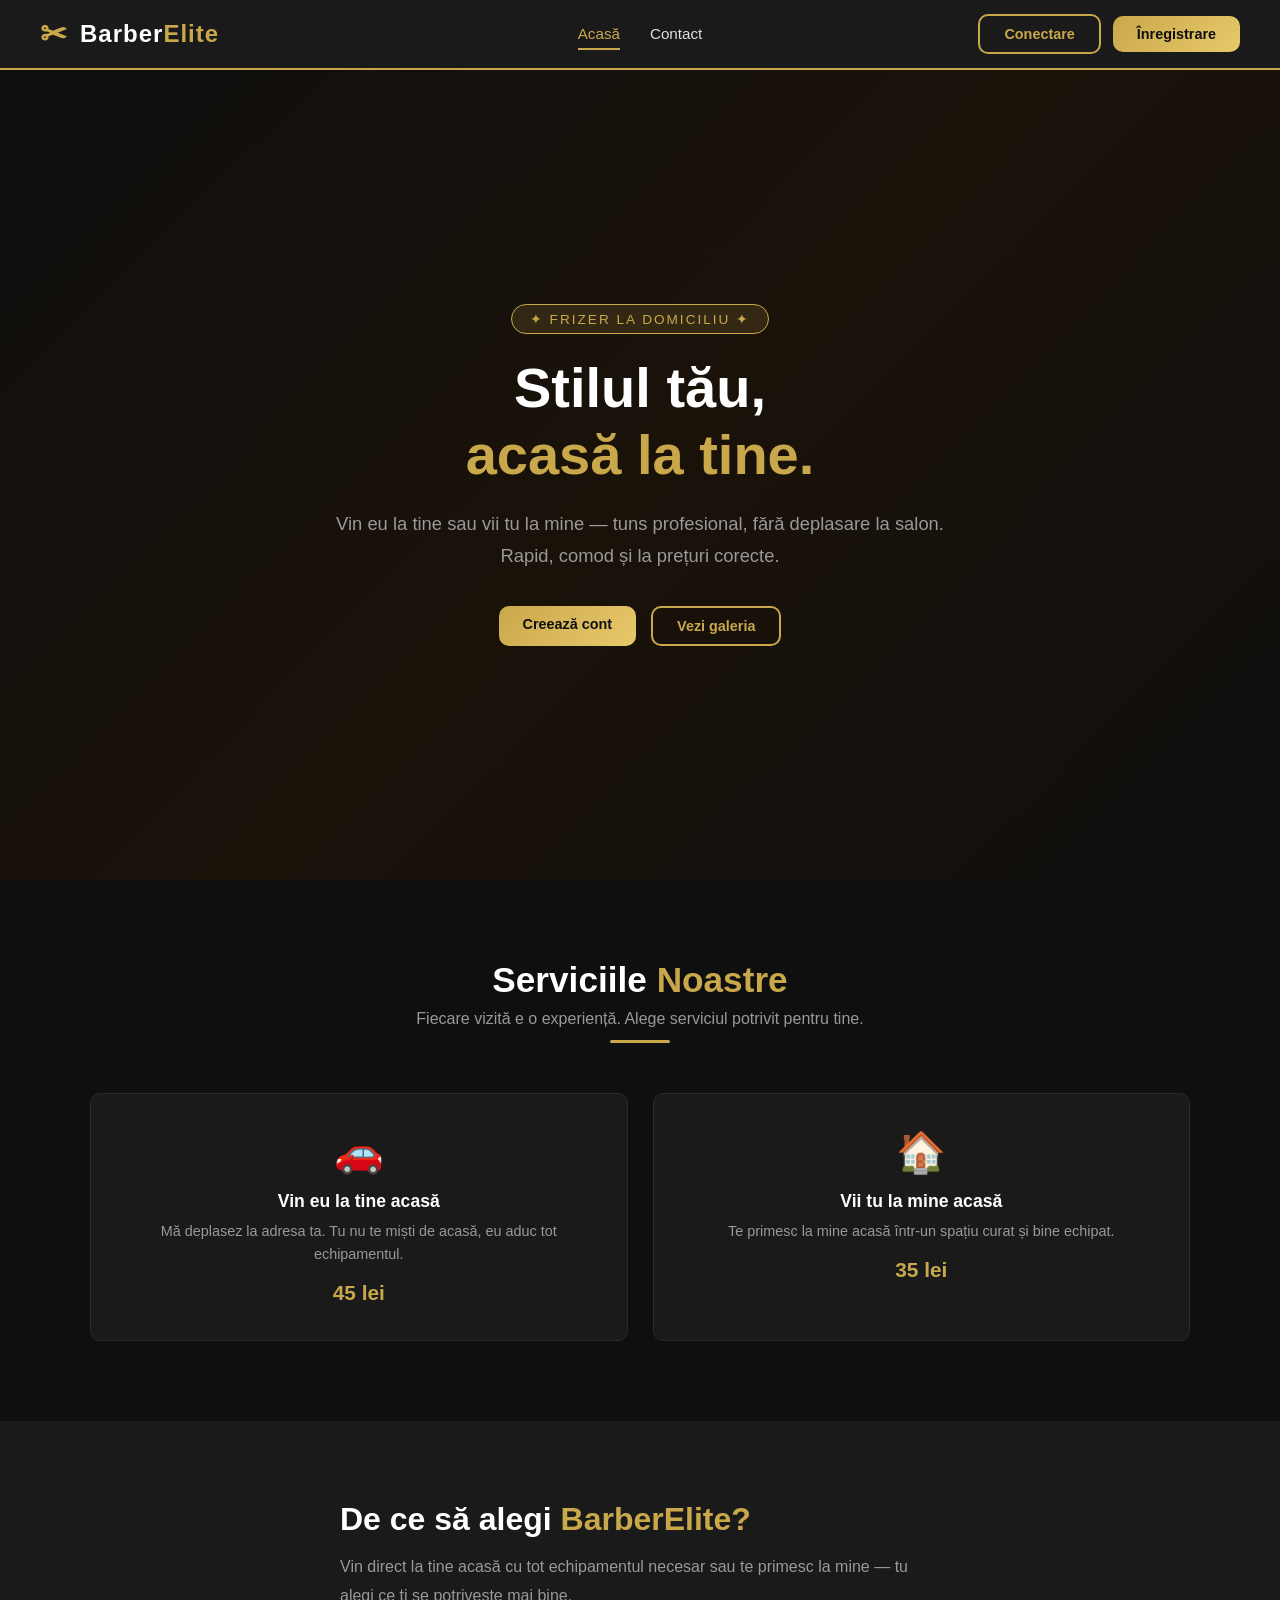
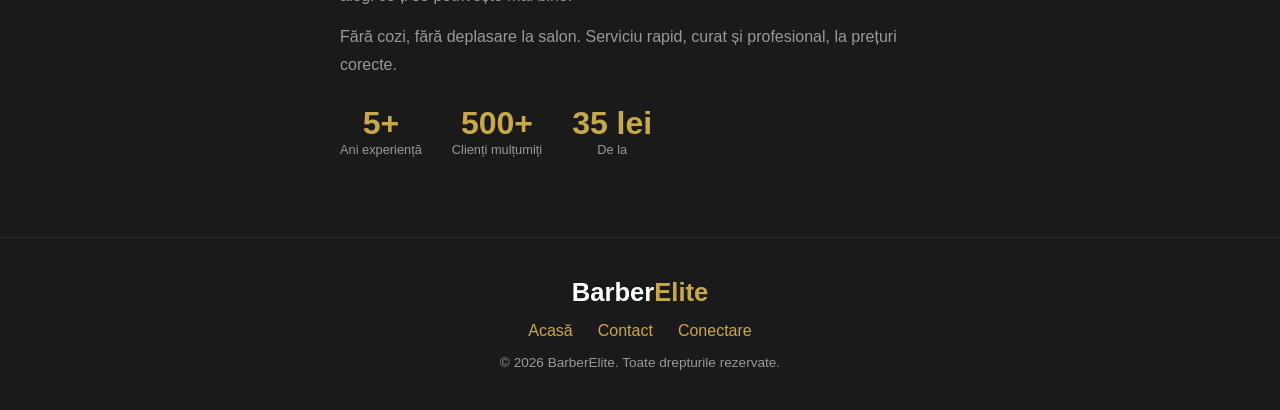
<file: index.html>
<!DOCTYPE html>
<html lang="ro">
<head>
  <meta charset="UTF-8" />
  <meta name="viewport" content="width=device-width, initial-scale=1.0"/>
  <title>BarberElite – Frizerie Premium</title>
  <link rel="stylesheet" href="css/style.css"/>
</head>
<body>

<!-- NAVBAR -->
<nav>
  <div class="nav-logo">
    <span class="scissors">✂</span>
    <span>Barber<em>Elite</em></span>
  </div>
  <ul class="nav-links">
    <li><a href="index.html" class="active">Acasă</a></li>
    <li><a href="contact.html">Contact</a></li>
  </ul>
  <div class="nav-auth" id="nav-auth">
    <a href="login.html" class="btn btn-outline">Conectare</a>
    <a href="register.html" class="btn btn-gold">Înregistrare</a>
  </div>
</nav>

<!-- HERO -->
<section class="hero">
  <div class="hero-content">
    <div class="hero-badge">✦ Frizer la Domiciliu ✦</div>
    <h1>Stilul tău,<br/><span>acasă la tine.</span></h1>
    <p>Vin eu la tine sau vii tu la mine — tuns profesional, fără deplasare la salon. Rapid, comod și la prețuri corecte.</p>
    <div class="hero-btns">
      <a href="register.html" class="btn btn-gold">Creează cont</a>
      <a href="galerie.html" class="btn btn-outline">Vezi galeria</a>
    </div>
  </div>
</section>

<!-- SERVICII -->
<section id="servicii">
  <div class="section-title">
    <h2>Serviciile <span>Noastre</span></h2>
    <p>Fiecare vizită e o experiență. Alege serviciul potrivit pentru tine.</p>
    <div class="gold-line"></div>
  </div>
  <div class="services-grid">
    <div class="service-card">
      <div class="service-icon">🚗</div>
      <h3>Vin eu la tine acasă</h3>
      <p>Mă deplasez la adresa ta. Tu nu te miști de acasă, eu aduc tot echipamentul.</p>
      <div class="service-price">45 lei</div>
    </div>
    <div class="service-card">
      <div class="service-icon">🏠</div>
      <h3>Vii tu la mine acasă</h3>
      <p>Te primesc la mine acasă într-un spațiu curat și bine echipat.</p>
      <div class="service-price">35 lei</div>
    </div>
  </div>
</section>

<!-- DESPRE NOI -->
<section class="about-section">
  <div class="about-inner" style="justify-content:center;">
    <div class="about-text" style="max-width:600px;">
      <h2>De ce să alegi <span>BarberElite?</span></h2>
      <p>Vin direct la tine acasă cu tot echipamentul necesar sau te primesc la mine — tu alegi ce ți se potrivește mai bine.</p>
      <p>Fără cozi, fără deplasare la salon. Serviciu rapid, curat și profesional, la prețuri corecte.</p>
      <div class="about-stats">
        <div class="stat">
          <div class="stat-num">5+</div>
          <div class="stat-label">Ani experiență</div>
        </div>
        <div class="stat">
          <div class="stat-num">500+</div>
          <div class="stat-label">Clienți mulțumiți</div>
        </div>
        <div class="stat">
          <div class="stat-num">35 lei</div>
          <div class="stat-label">De la</div>
        </div>
      </div>
    </div>
  </div>
</section>

<!-- GALERIE PREVIEW - activează după ce adaugi pozele în images/ -->
<!--
<section>
  <div class="section-title">
    <h2>Din <span>Galerie</span></h2>
    <p>Câteva din lucrările mele recente.</p>
    <div class="gold-line"></div>
  </div>
  <div class="gallery-grid">
    <div class="gallery-item">
      <img src="images/poza1.jpg" alt="Lucrare 1"/>
      <div class="gallery-overlay"><span>🔍</span></div>
    </div>
    <div class="gallery-item">
      <img src="images/poza2.jpg" alt="Lucrare 2"/>
      <div class="gallery-overlay"><span>🔍</span></div>
    </div>
    <div class="gallery-item">
      <img src="images/poza3.jpg" alt="Lucrare 3"/>
      <div class="gallery-overlay"><span>🔍</span></div>
    </div>
    <div class="gallery-item">
      <img src="images/poza4.jpg" alt="Lucrare 4"/>
      <div class="gallery-overlay"><span>🔍</span></div>
    </div>
  </div>
  <div style="text-align:center; margin-top:35px;">
    <a href="galerie.html" class="btn btn-outline">Vezi toate fotografiile</a>
  </div>
</section>
-->

<!-- FOOTER -->
<footer>
  <div class="footer-inner">
    <div class="footer-logo">Barber<span>Elite</span></div>
    <ul class="footer-links">
      <li><a href="index.html">Acasă</a></li>
    <li><a href="contact.html">Contact</a></li>
      <li><a href="login.html">Conectare</a></li>
    </ul>
    <p>© 2026 BarberElite. Toate drepturile rezervate.</p>
  </div>
</footer>

<script src="js/auth.js"></script>
<script>
  // Ascunde complet imaginile care nu se încarcă
  document.querySelectorAll('.gallery-item img, .about-img-frame img').forEach(img => {
    img.addEventListener('error', function() {
      this.closest('.gallery-item, .about-img-frame') && (this.closest('.gallery-item, .about-img-frame').style.display = 'none');
    });
  });

  // ===== BUTON ADMIN - vizibil doar pentru emailurile de mai jos =====
  const ADMIN_EMAILS = [
    'petrunicuta8@gmail.com',  // lucii
    'aici pui email'           // Denis
  ];

  const session = getSession();
  if (session && ADMIN_EMAILS.includes(session.email)) {
    const adminBtn = document.createElement('a');
    adminBtn.href = 'admin.html';
    adminBtn.className = 'btn btn-gold';
    adminBtn.style.cssText = 'font-size:0.82rem; padding:8px 16px; background:linear-gradient(135deg,#c9a84c,#e8c96a);';
    adminBtn.textContent = '🛡 Conectare Admin';
    document.getElementById('nav-auth').prepend(adminBtn);
  }
</script>
</html>
</file>
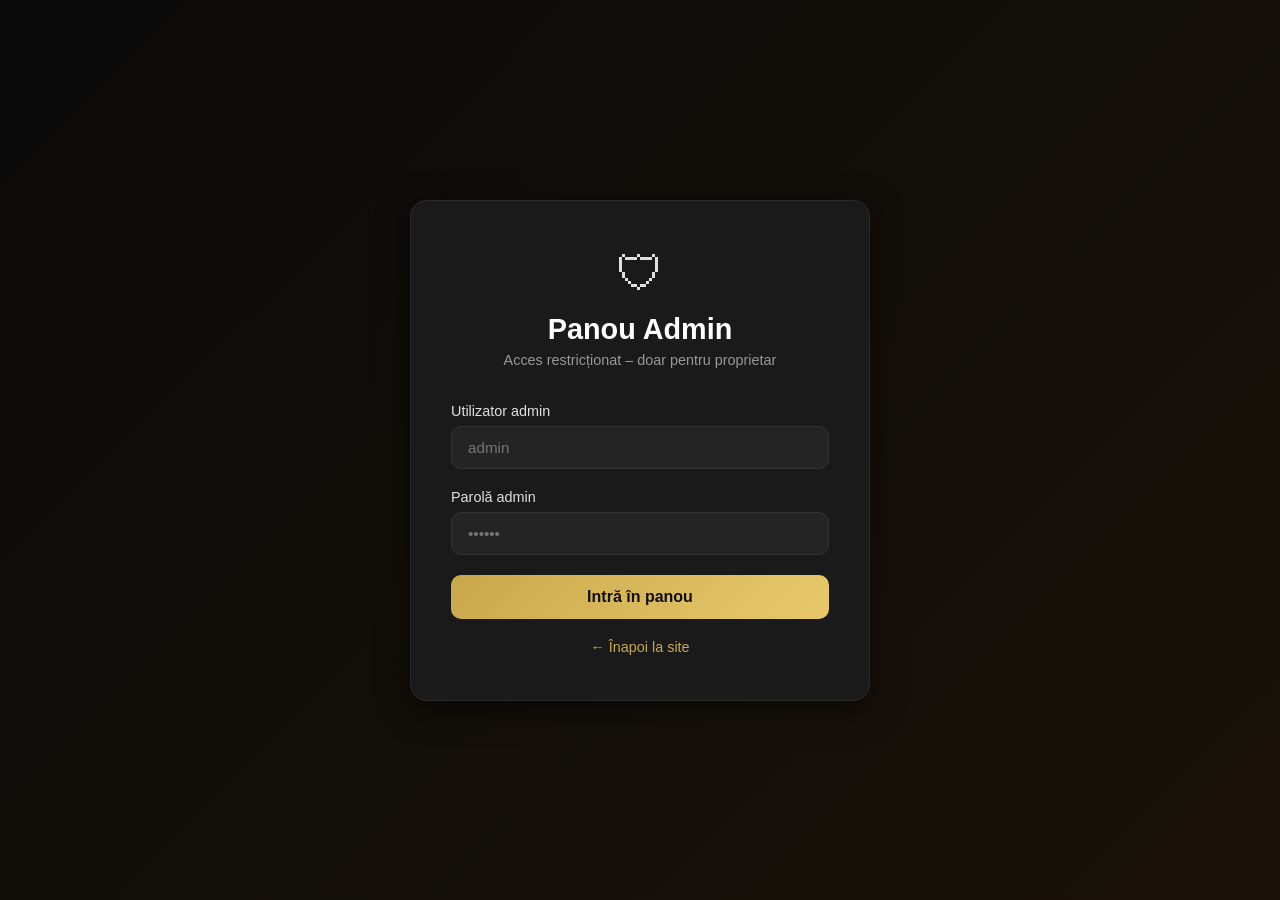
<file: admin.html>
<!DOCTYPE html>
<html lang="ro">
<head>
  <meta charset="UTF-8" />
  <meta name="viewport" content="width=device-width, initial-scale=1.0"/>
  <title>Admin – BarberElite</title>
  <link rel="stylesheet" href="css/style.css"/>
  <style>
    /* ===== ADMIN LOGIN ===== */
    .admin-login-page {
      min-height: 100vh;
      display: flex;
      align-items: center;
      justify-content: center;
      background: linear-gradient(135deg, #0a0a0a, #1a1209);
    }

    /* ===== ADMIN PANEL ===== */
    .admin-panel { display: none; }

    .admin-topbar {
      background: var(--dark2);
      border-bottom: 2px solid var(--gold);
      padding: 0 40px;
      height: 65px;
      display: flex;
      align-items: center;
      justify-content: space-between;
    }

    .admin-topbar-logo {
      font-size: 1.2rem;
      font-weight: 700;
      color: var(--white);
    }

    .admin-topbar-logo span { color: var(--gold); }
    .admin-badge {
      background: rgba(201,168,76,0.15);
      border: 1px solid var(--gold);
      color: var(--gold);
      padding: 4px 12px;
      border-radius: 50px;
      font-size: 0.78rem;
      font-weight: 600;
      letter-spacing: 1px;
    }

    .admin-body {
      display: grid;
      grid-template-columns: 220px 1fr;
      min-height: calc(100vh - 65px);
    }

    /* sidebar */
    .admin-sidebar {
      background: var(--dark2);
      border-right: 1px solid #2a2a2a;
      padding: 25px 0;
    }

    .sidebar-menu { list-style: none; }

    .sidebar-menu li a {
      display: flex;
      align-items: center;
      gap: 12px;
      padding: 13px 25px;
      color: var(--text-muted);
      font-size: 0.92rem;
      transition: all 0.2s;
      border-left: 3px solid transparent;
    }

    .sidebar-menu li a:hover,
    .sidebar-menu li a.active {
      color: var(--gold);
      background: rgba(201,168,76,0.07);
      border-left-color: var(--gold);
    }

    .sidebar-menu li a .icon { font-size: 1.1rem; width: 22px; text-align: center; }

    /* main content */
    .admin-main { padding: 35px 40px; overflow-y: auto; }

    .admin-page { display: none; }
    .admin-page.active { display: block; }

    /* stat cards */
    .stat-cards {
      display: grid;
      grid-template-columns: repeat(auto-fit, minmax(180px, 1fr));
      gap: 20px;
      margin-bottom: 35px;
    }

    .stat-card {
      background: var(--dark2);
      border: 1px solid #2a2a2a;
      border-radius: var(--radius);
      padding: 25px;
      position: relative;
      overflow: hidden;
    }

    .stat-card::after {
      content: '';
      position: absolute;
      bottom: 0; left: 0; right: 0;
      height: 3px;
      background: linear-gradient(90deg, var(--gold), var(--gold-light));
    }

    .stat-card .sc-icon { font-size: 2rem; margin-bottom: 10px; }
    .stat-card .sc-num  { font-size: 2.2rem; font-weight: 800; color: var(--gold); }
    .stat-card .sc-label { color: var(--text-muted); font-size: 0.85rem; margin-top: 4px; }

    /* tables */
    .admin-table-wrap {
      background: var(--dark2);
      border: 1px solid #2a2a2a;
      border-radius: var(--radius);
      overflow: hidden;
    }

    .admin-table-header {
      padding: 18px 25px;
      border-bottom: 1px solid #2a2a2a;
      display: flex;
      align-items: center;
      justify-content: space-between;
    }

    .admin-table-header h3 { color: var(--white); font-size: 1rem; }

    .search-box {
      background: var(--dark3);
      border: 1px solid #333;
      border-radius: var(--radius);
      padding: 7px 14px;
      color: var(--text);
      font-size: 0.85rem;
      outline: none;
      width: 200px;
      transition: border-color 0.3s;
    }

    .search-box:focus { border-color: var(--gold); }

    table {
      width: 100%;
      border-collapse: collapse;
    }

    thead tr { background: rgba(201,168,76,0.07); }
    thead th {
      padding: 12px 20px;
      text-align: left;
      color: var(--gold);
      font-size: 0.82rem;
      font-weight: 600;
      letter-spacing: 0.5px;
      text-transform: uppercase;
    }

    tbody tr {
      border-top: 1px solid #1e1e1e;
      transition: background 0.2s;
    }

    tbody tr:hover { background: rgba(255,255,255,0.03); }

    tbody td {
      padding: 13px 20px;
      color: var(--text);
      font-size: 0.88rem;
      vertical-align: middle;
    }

    .td-muted { color: var(--text-muted); }

    .badge {
      display: inline-block;
      padding: 3px 10px;
      border-radius: 50px;
      font-size: 0.75rem;
      font-weight: 600;
    }

    .badge-new     { background: rgba(92,184,92,0.15);  color: #5cb85c; border: 1px solid #5cb85c; }
    .badge-citit   { background: rgba(153,153,153,0.1); color: #999;    border: 1px solid #555; }
    .badge-admin   { background: rgba(201,168,76,0.15); color: var(--gold); border: 1px solid var(--gold); }
    .badge-user    { background: rgba(100,149,237,0.1); color: cornflowerblue; border: 1px solid cornflowerblue; }

    .btn-icon {
      background: transparent;
      border: 1px solid #333;
      border-radius: 6px;
      padding: 5px 10px;
      color: var(--text-muted);
      cursor: pointer;
      font-size: 0.85rem;
      transition: all 0.2s;
    }

    .btn-icon:hover { border-color: var(--danger); color: var(--danger); }

    /* mesaj expandat */
    .msg-expand {
      background: var(--dark3);
      border: 1px solid #2a2a2a;
      border-radius: var(--radius);
      padding: 15px;
      margin-top: 8px;
      font-size: 0.85rem;
      color: var(--text-muted);
      line-height: 1.6;
      display: none;
    }

    .empty-state {
      text-align: center;
      padding: 50px 20px;
      color: var(--text-muted);
    }

    .empty-state .e-icon { font-size: 3rem; margin-bottom: 12px; }

    /* setari */
    .settings-card {
      background: var(--dark2);
      border: 1px solid #2a2a2a;
      border-radius: var(--radius);
      padding: 30px;
      margin-bottom: 20px;
      max-width: 500px;
    }

    .settings-card h3 { color: var(--white); margin-bottom: 20px; font-size: 1rem; }

    @media (max-width: 768px) {
      .admin-body { grid-template-columns: 1fr; }
      .admin-sidebar { display: none; }
      .admin-main { padding: 20px; }
    }
  </style>
</head>
<body>

<!-- ===== LOGIN ADMIN ===== -->
<div class="admin-login-page" id="admin-login-page">
  <div class="form-card">
    <div class="form-card-header">
      <div class="form-icon">🛡</div>
      <h2>Panou Admin</h2>
      <p>Acces restricționat – doar pentru proprietar</p>
    </div>

    <div class="alert alert-error" id="admin-alert"></div>

    <form id="admin-login-form">
      <div class="form-group">
        <label for="admin-user">Utilizator admin</label>
        <input type="text" id="admin-user" placeholder="admin" required />
      </div>
      <div class="form-group">
        <label for="admin-pass">Parolă admin</label>
        <input type="password" id="admin-pass" placeholder="••••••" required />
      </div>
      <button type="submit" class="btn btn-gold btn-full">Intră în panou</button>
    </form>

    <div class="form-footer">
      <a href="index.html">← Înapoi la site</a>
    </div>
  </div>
</div>

<!-- ===== PANOUL ADMIN ===== -->
<div class="admin-panel" id="admin-panel">

  <!-- Top bar -->
  <div class="admin-topbar">
    <div class="admin-topbar-logo">Barber<span>Elite</span> &nbsp;<span class="admin-badge">ADMIN</span></div>
    <div style="display:flex; gap:12px; align-items:center;">
      <span style="color:var(--text-muted); font-size:0.85rem;" id="admin-welcome"></span>
      <button class="btn btn-danger" style="padding:7px 16px; font-size:0.82rem;" onclick="adminLogout()">Deconectare</button>
    </div>
  </div>

  <div class="admin-body">

    <!-- Sidebar -->
    <aside class="admin-sidebar">
      <ul class="sidebar-menu">
        <li><a href="#" class="active" onclick="showPage('dashboard', this)"><span class="icon">📊</span> Dashboard</a></li>
        <li><a href="#" onclick="showPage('mesaje', this)"><span class="icon">✉</span> Mesaje <span id="mesaje-badge" style="margin-left:auto; background:var(--danger); color:white; padding:2px 7px; border-radius:50px; font-size:0.75rem;"></span></a></li>
        <li><a href="#" onclick="showPage('utilizatori', this)"><span class="icon">👥</span> Utilizatori</a></li>
        <li><a href="#" onclick="showPage('setari', this)"><span class="icon">⚙</span> Setări</a></li>
        <li style="margin-top:auto; padding-top:30px;">
          <a href="index.html" style="margin-top:20px;"><span class="icon">🌐</span> Vezi site-ul</a>
        </li>
      </ul>
    </aside>

    <!-- Main -->
    <main class="admin-main">

      <!-- DASHBOARD -->
      <div class="admin-page active" id="page-dashboard">
        <h2 style="color:var(--white); margin-bottom:25px;">Bun venit în panou, <span style="color:var(--gold)" id="dash-name"></span> 👋</h2>

        <div class="stat-cards" id="stat-cards">
          <!-- generate din JS -->
        </div>

        <div class="admin-table-wrap">
          <div class="admin-table-header">
            <h3>📨 Ultimele mesaje</h3>
            <a href="#" onclick="showPage('mesaje', null)" style="font-size:0.85rem;">Vezi toate →</a>
          </div>
          <div id="dash-mesaje-table"></div>
        </div>
      </div>

      <!-- MESAJE -->
      <div class="admin-page" id="page-mesaje">
        <div style="display:flex; align-items:center; justify-content:space-between; margin-bottom:25px;">
          <h2 style="color:var(--white);">✉ Mesaje primite</h2>
          <button class="btn btn-danger" style="font-size:0.82rem; padding:8px 16px;" onclick="stergeToateMesajele()">🗑 Șterge toate</button>
        </div>
        <div class="admin-table-wrap">
          <div class="admin-table-header">
            <h3>Toate mesajele</h3>
            <input class="search-box" type="text" placeholder="🔍 Caută..." oninput="cautaMesaje(this.value)" />
          </div>
          <div id="mesaje-table"></div>
        </div>
      </div>

      <!-- UTILIZATORI -->
      <div class="admin-page" id="page-utilizatori">
        <div style="display:flex; align-items:center; justify-content:space-between; margin-bottom:25px;">
          <h2 style="color:var(--white);">👥 Utilizatori înregistrați</h2>
          <button class="btn btn-danger" style="font-size:0.82rem; padding:8px 16px;" onclick="stergeToatiUtilizatorii()">🗑 Șterge toți</button>
        </div>
        <div class="admin-table-wrap">
          <div class="admin-table-header">
            <h3>Conturi create</h3>
            <input class="search-box" type="text" placeholder="🔍 Caută..." oninput="cautaUtilizatori(this.value)" />
          </div>
          <div id="utilizatori-table"></div>
        </div>
      </div>

      <!-- SETĂRI -->
      <div class="admin-page" id="page-setari">
        <h2 style="color:var(--white); margin-bottom:25px;">⚙ Setări admin</h2>

        <div class="settings-card">
          <h3>🔑 Schimbă parola admin</h3>
          <div class="alert alert-error"   id="set-alert-err"></div>
          <div class="alert alert-success" id="set-alert-ok"></div>
          <form id="change-pass-form">
            <div class="form-group">
              <label>Parola actuală</label>
              <input type="password" id="set-old-pass" placeholder="••••••" required />
            </div>
            <div class="form-group">
              <label>Parola nouă</label>
              <input type="password" id="set-new-pass" placeholder="Minim 4 caractere" required minlength="4" />
            </div>
            <button type="submit" class="btn btn-gold">Salvează parola</button>
          </form>
        </div>

        <div class="settings-card">
          <h3>📞 Informații contact</h3>
          <p style="color:var(--text-muted); font-size:0.88rem; line-height:1.7;">
            Telefon: <strong style="color:var(--white);">0721 000 000</strong><br/>
            Email: <strong style="color:var(--white);">contact@barberelite.ro</strong>
          </p>
        </div>

        <div class="settings-card">
          <h3>🗑 Resetare date</h3>
          <p style="color:var(--text-muted); font-size:0.85rem; margin-bottom:15px;">
            Șterge toate datele din localStorage (mesaje + conturi utilizatori).
          </p>
          <button class="btn btn-danger" onclick="resetareCompleta()">Resetare completă</button>
        </div>
      </div>

    </main>
  </div>
</div>

<script>
// ===== CONFIG ADMIN =====
const ADMIN_KEY   = 'barberelite_admin';
const MSGS_KEY    = 'barberelite_messages';
const USERS_KEY   = 'frizerie_users';
const ADMIN_SESSION_KEY = 'barberelite_admin_session';

let adminCreds = JSON.parse(localStorage.getItem(ADMIN_KEY) || '{"user":"admin","pass":"admin123"}');

// Verifică dacă admin e deja logat
function checkAdminSession() {
  return localStorage.getItem(ADMIN_SESSION_KEY) === 'true';
}

function setAdminSession() {
  localStorage.setItem(ADMIN_SESSION_KEY, 'true');
}

function clearAdminSession() {
  localStorage.removeItem(ADMIN_SESSION_KEY);
}

// ===== LOGIN =====
document.getElementById('admin-login-form').addEventListener('submit', function(e) {
  e.preventDefault();
  const u = document.getElementById('admin-user').value.trim();
  const p = document.getElementById('admin-pass').value;
  const alertEl = document.getElementById('admin-alert');
  alertEl.classList.remove('show');

  if (u === adminCreds.user && p === adminCreds.pass) {
    setAdminSession();
    showAdminPanel(u);
  } else {
    alertEl.textContent = 'Utilizator sau parolă incorectă.';
    alertEl.classList.add('show');
  }
});

function showAdminPanel(u) {
  document.getElementById('admin-login-page').style.display = 'none';
  document.getElementById('admin-panel').style.display = 'block';
  document.getElementById('admin-welcome').textContent = '👤 ' + u;
  document.getElementById('dash-name').textContent = u;
  loadDashboard();
}

function adminLogout() {
  clearAdminSession();
  document.getElementById('admin-login-page').style.display = 'flex';
  document.getElementById('admin-panel').style.display = 'none';
  document.getElementById('admin-login-form').reset();
}

// Auto-login dacă sesiunea e salvată
if (checkAdminSession()) {
  showAdminPanel(adminCreds.user);
}

// ===== NAVIGARE =====
function showPage(id, linkEl) {
  document.querySelectorAll('.admin-page').forEach(p => p.classList.remove('active'));
  document.getElementById('page-' + id).classList.add('active');
  if (linkEl) {
    document.querySelectorAll('.sidebar-menu a').forEach(a => a.classList.remove('active'));
    linkEl.classList.add('active');
  }
  if (id === 'mesaje')      renderMesaje();
  if (id === 'utilizatori') renderUtilizatori();
  if (id === 'dashboard')   loadDashboard();
}

// ===== MESAJE =====
function getMesaje() {
  return JSON.parse(localStorage.getItem(MSGS_KEY) || '[]');
}

function saveMesaje(msgs) {
  localStorage.setItem(MSGS_KEY, JSON.stringify(msgs));
}

function renderMesajeTable(msgs, containerId) {
  const el = document.getElementById(containerId);
  if (!msgs.length) {
    el.innerHTML = `<div class="empty-state"><div class="e-icon">📭</div><p>Niciun mesaj primit.</p></div>`;
    return;
  }
  el.innerHTML = `
    <table>
      <thead>
        <tr>
          <th>#</th>
          <th>Nume</th>
          <th>Email</th>
          <th>Subiect</th>
          <th>Data</th>
          <th>Status</th>
          <th>Acțiuni</th>
        </tr>
      </thead>
      <tbody>
        ${msgs.map((m, i) => `
          <tr style="cursor:pointer;" onclick="toggleMesaj('expand-${containerId}-${m.id}', ${m.id})">
            <td class="td-muted">${i + 1}</td>
            <td><strong>${m.nume}</strong></td>
            <td class="td-muted">${m.email}</td>
            <td>${m.subiect || '—'}</td>
            <td class="td-muted">${m.data}</td>
            <td><span class="badge ${m.citit ? 'badge-citit' : 'badge-new'}" id="badge-${containerId}-${m.id}">${m.citit ? 'Citit' : 'Nou'}</span></td>
            <td onclick="event.stopPropagation()" style="display:flex; gap:6px; flex-wrap:wrap;">
              <button class="btn-icon" onclick="toggleMesaj('expand-${containerId}-${m.id}', ${m.id})" title="Vezi / Ascunde mesajul">👁</button>
              <button class="btn-icon" onclick="marcheazaCitit(${m.id})" title="Marchează citit">✔</button>
              <button class="btn-icon" onclick="stergeMesaj(${m.id})" title="Șterge">🗑</button>
            </td>
          </tr>
          <tr id="expand-${containerId}-${m.id}" style="display:none; background:rgba(201,168,76,0.04);">
            <td colspan="7" style="padding:0 20px 15px 20px;">
              <div style="background:var(--dark3); border:1px solid #2a2a2a; border-radius:8px; padding:15px 18px; font-size:0.87rem; color:var(--text); line-height:1.8;">
                <div style="margin-bottom:6px;">📞 <span style="color:var(--text-muted);">Telefon:</span> <strong>${m.telefon || '—'}</strong></div>
                <div style="margin-bottom:6px;">📧 <span style="color:var(--text-muted);">Email:</span> <strong>${m.email}</strong></div>
                <div style="margin-bottom:6px;">🗂 <span style="color:var(--text-muted);">Subiect:</span> <strong>${m.subiect || '—'}</strong></div>
                <div style="border-top:1px solid #2a2a2a; margin-top:10px; padding-top:10px;">
                  💬 <span style="color:var(--text-muted);">Mesaj:</span><br/>
                  <span style="color:var(--white); display:block; margin-top:5px; white-space:pre-wrap;">${m.mesaj}</span>
                </div>
              </div>
            </td>
          </tr>
        `).join('')}
      </tbody>
    </table>
  `;
}

function renderMesaje(filtru = '') {
  let msgs = getMesaje();
  if (filtru) msgs = msgs.filter(m =>
    m.nume.toLowerCase().includes(filtru) ||
    m.email.toLowerCase().includes(filtru) ||
    (m.mesaj || '').toLowerCase().includes(filtru)
  );
  renderMesajeTable(msgs, 'mesaje-table');
}

function cautaMesaje(val) { renderMesaje(val.toLowerCase()); }

function toggleMesaj(expandId, msgId) {
  const row = document.getElementById(expandId);
  if (!row) return;
  const isOpen = row.style.display === 'table-row';
  row.style.display = isOpen ? 'none' : 'table-row';
  if (!isOpen && msgId) marcheazaCitit(msgId);
}

function marcheazaCitit(id) {
  const msgs = getMesaje();
  const m = msgs.find(m => m.id === id);
  if (m) { m.citit = true; saveMesaje(msgs); renderMesaje(); updateBadge(); }
}

function stergeMesaj(id) {
  if (!confirm('Ștergi acest mesaj?')) return;
  saveMesaje(getMesaje().filter(m => m.id !== id));
  renderMesaje();
  updateBadge();
}

function stergeToateMesajele() {
  if (!confirm('Ștergi TOATE mesajele? Nu se poate recupera.')) return;
  saveMesaje([]);
  renderMesaje();
  updateBadge();
}

// ===== UTILIZATORI =====
function getUsers() {
  return JSON.parse(localStorage.getItem(USERS_KEY) || '[]');
}

function renderUtilizatori(filtru = '') {
  let users = getUsers();
  if (filtru) users = users.filter(u =>
    u.nume.toLowerCase().includes(filtru) ||
    u.email.toLowerCase().includes(filtru)
  );
  const el = document.getElementById('utilizatori-table');
  if (!users.length) {
    el.innerHTML = `<div class="empty-state"><div class="e-icon">👤</div><p>Niciun utilizator înregistrat.</p></div>`;
    return;
  }
  el.innerHTML = `
    <table>
      <thead>
        <tr>
          <th>#</th>
          <th>Nume</th>
          <th>Email</th>
          <th>Telefon</th>
          <th>ID cont</th>
          <th>Rol</th>
          <th>Acțiuni</th>
        </tr>
      </thead>
      <tbody>
        ${users.map((u, i) => `
          <tr>
            <td class="td-muted">${i + 1}</td>
            <td><strong>${u.nume}</strong></td>
            <td class="td-muted">${u.email}</td>
            <td class="td-muted">${u.telefon}</td>
            <td class="td-muted" style="font-size:0.78rem;">#${u.id}</td>
            <td><span class="badge badge-user">Client</span></td>
            <td>
              <button class="btn-icon" onclick="stergeUtilizator(${u.id})" title="Șterge cont">🗑</button>
            </td>
          </tr>
        `).join('')}
      </tbody>
    </table>
  `;
}

function cautaUtilizatori(val) { renderUtilizatori(val.toLowerCase()); }

function stergeUtilizator(id) {
  if (!confirm('Ștergi acest cont de utilizator?')) return;
  const users = getUsers().filter(u => u.id !== id);
  localStorage.setItem(USERS_KEY, JSON.stringify(users));
  renderUtilizatori();
  loadDashboard();
}

function stergeToatiUtilizatorii() {
  if (!confirm('Ștergi TOATE conturile? Nu se poate recupera.')) return;
  localStorage.setItem(USERS_KEY, '[]');
  renderUtilizatori();
  loadDashboard();
}

// ===== DASHBOARD =====
function loadDashboard() {
  const msgs  = getMesaje();
  const users = getUsers();
  const noi   = msgs.filter(m => !m.citit).length;

  document.getElementById('stat-cards').innerHTML = `
    <div class="stat-card"><div class="sc-icon">👥</div><div class="sc-num">${users.length}</div><div class="sc-label">Utilizatori înregistrați</div></div>
    <div class="stat-card"><div class="sc-icon">✉</div><div class="sc-num">${msgs.length}</div><div class="sc-label">Mesaje totale</div></div>
    <div class="stat-card"><div class="sc-icon">🔔</div><div class="sc-num">${noi}</div><div class="sc-label">Mesaje necitite</div></div>
    <div class="stat-card"><div class="sc-icon">📅</div><div class="sc-num">${new Date().toLocaleDateString('ro-RO')}</div><div class="sc-label">Data de azi</div></div>
  `;

  // Ultimele 5 mesaje în dashboard
  const ultimele = [...msgs].reverse().slice(0, 5);
  renderMesajeTable(ultimele, 'dash-mesaje-table');
  updateBadge();
}

function updateBadge() {
  const noi = getMesaje().filter(m => !m.citit).length;
  const b = document.getElementById('mesaje-badge');
  if (b) b.textContent = noi > 0 ? noi : '';
}

// ===== SETĂRI =====
document.getElementById('change-pass-form').addEventListener('submit', function(e) {
  e.preventDefault();
  const oldP = document.getElementById('set-old-pass').value;
  const newP = document.getElementById('set-new-pass').value;
  const errEl = document.getElementById('set-alert-err');
  const okEl  = document.getElementById('set-alert-ok');
  errEl.classList.remove('show'); okEl.classList.remove('show');

  if (oldP !== adminCreds.pass) {
    errEl.textContent = 'Parola actuală este incorectă.';
    errEl.classList.add('show');
    return;
  }
  adminCreds.pass = newP;
  localStorage.setItem(ADMIN_KEY, JSON.stringify(adminCreds));
  okEl.textContent = 'Parola a fost schimbată cu succes!';
  okEl.classList.add('show');
  this.reset();
});

function resetareCompleta() {
  if (!confirm('Ștergi TOATE datele (mesaje + conturi)? Acțiunea nu poate fi anulată!')) return;
  localStorage.removeItem(MSGS_KEY);
  localStorage.removeItem(USERS_KEY);
  alert('Resetare completă efectuată.');
  loadDashboard();
}

// ===== HOOK: salvare mesaje din contact.html =====
// contact.html trebuie să apeleze saveContactMessage() înainte de a afișa succesul
</script>
</body>
</html>
</file>
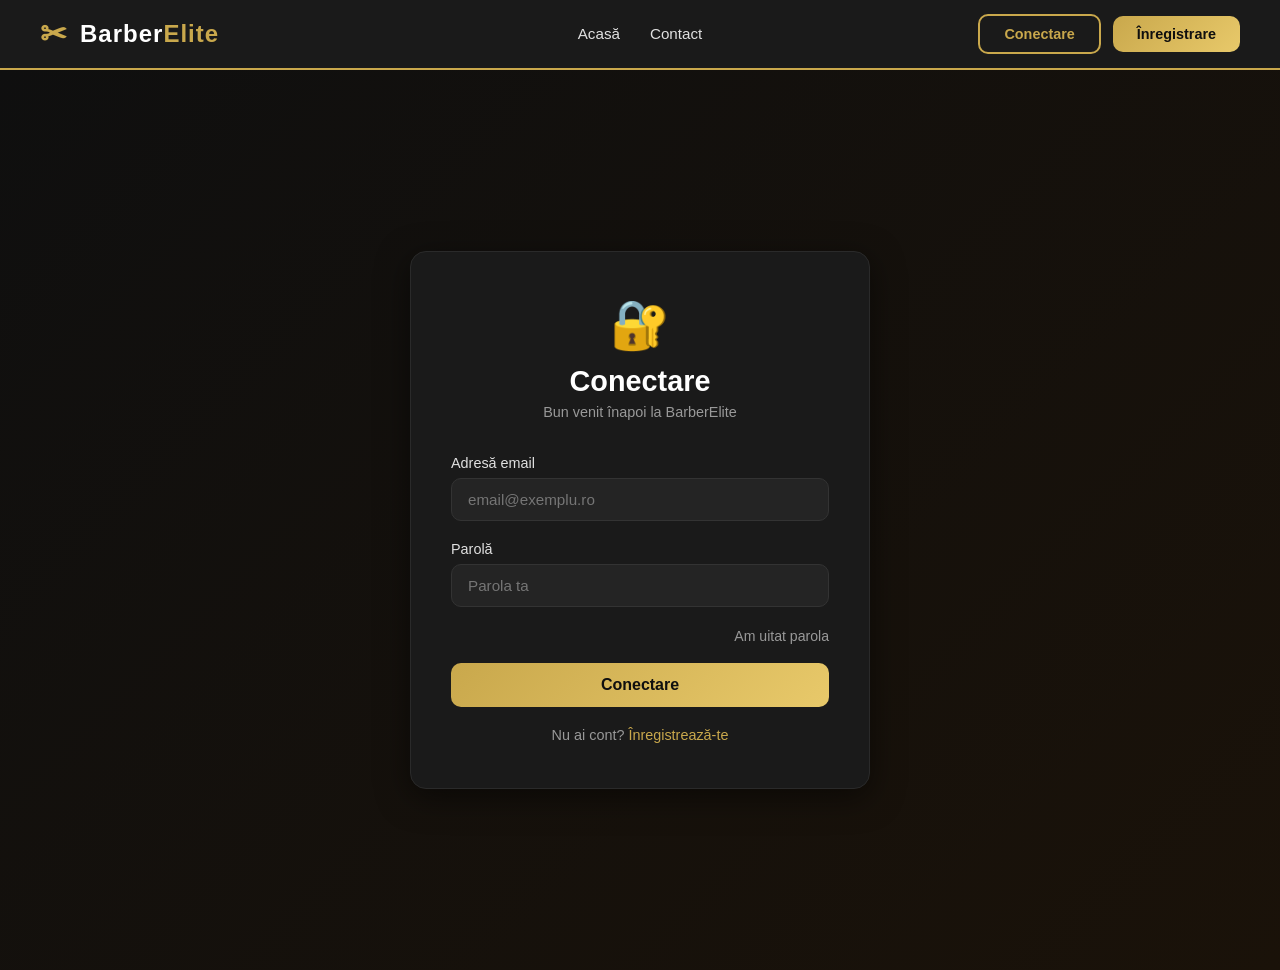
<file: cont.html>
<!DOCTYPE html>
<html lang="ro">
<head>
  <meta charset="UTF-8" />
  <meta name="viewport" content="width=device-width, initial-scale=1.0"/>
  <title>Contul meu – BarberElite</title>
  <link rel="stylesheet" href="css/style.css"/>
</head>
<body>

<!-- NAVBAR -->
<nav>
  <div class="nav-logo">
    <span class="scissors">✂</span>
    <span>Barber<em>Elite</em></span>
  </div>
  <ul class="nav-links">
    <li><a href="index.html">Acasă</a></li>
    <li><a href="contact.html">Contact</a></li>
  </ul>
  <div class="nav-auth" id="nav-auth"></div>
</nav>

<!-- DASHBOARD -->
<div class="dashboard">
  <div class="dashboard-card">
    <div class="dashboard-avatar" id="avatar-initials">?</div>
    <h2 id="user-name">—</h2>
    <p class="email" id="user-email">—</p>
    <p style="color:var(--text-muted); font-size:0.9rem; margin-bottom:8px;">
      📞 <span id="user-telefon">—</span>
    </p>

    <div style="border-top:1px solid #2a2a2a; margin:25px 0; padding-top:25px;">
      <h3 style="color:var(--gold); margin-bottom:15px;">Servicii favorite</h3>
      <p style="color:var(--text-muted); font-size:0.9rem;">
        Explorează serviciile noastre și programează-te pentru experiența BarberElite.
      </p>
      <a href="index.html#servicii" class="btn btn-outline" style="margin-top:15px;">
        Vezi servicii
      </a>
    </div>

    <div style="border-top:1px solid #2a2a2a; padding-top:25px;">
      <button class="btn btn-danger" onclick="logout()">Deconectare</button>
    </div>
  </div>
</div>

<script src="js/auth.js"></script>
<script>
  const session = getSession();
  if (!session) {
    window.location.href = 'login.html';
  } else {
    document.getElementById('user-name').textContent    = session.nume;
    document.getElementById('user-email').textContent   = session.email;
    document.getElementById('user-telefon').textContent = session.telefon;
    const initials = session.nume.split(' ').map(w => w[0]).join('').toUpperCase().slice(0,2);
    document.getElementById('avatar-initials').textContent = initials;
  }
</script>
</body>
</html>
</file>
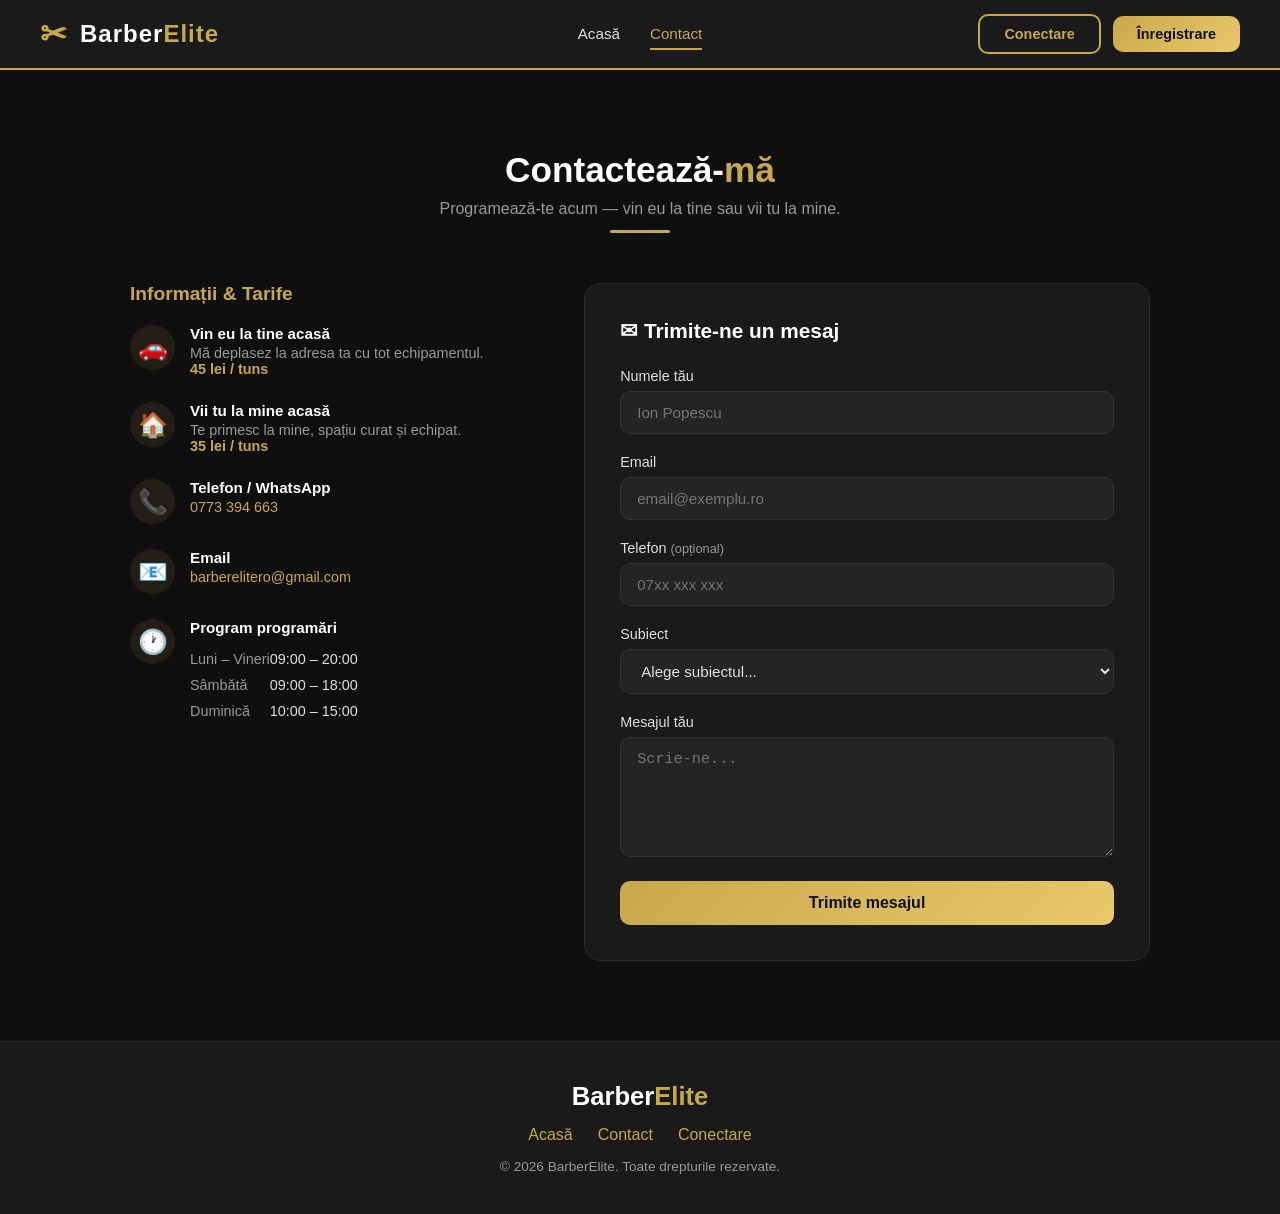
<file: contact.html>
<!DOCTYPE html>
<html lang="ro">
<head>
  <meta charset="UTF-8" />
  <meta name="viewport" content="width=device-width, initial-scale=1.0"/>
  <title>Contact – BarberElite</title>
  <link rel="stylesheet" href="css/style.css"/>
  <style>
    .map-placeholder {
      width: 100%;
      height: 220px;
      background: var(--dark3);
      border: 1px solid #2a2a2a;
      border-radius: var(--radius);
      display: flex;
      align-items: center;
      justify-content: center;
      color: var(--text-muted);
      font-size: 0.9rem;
      margin-top: 30px;
      flex-direction: column;
      gap: 8px;
    }

    .map-placeholder span { font-size: 2.5rem; }

    .social-links {
      display: flex;
      gap: 15px;
      margin-top: 20px;
    }

    .social-btn {
      display: flex;
      align-items: center;
      gap: 8px;
      padding: 10px 18px;
      border: 1.5px solid #333;
      border-radius: var(--radius);
      color: var(--text-muted);
      font-size: 0.88rem;
      transition: all 0.3s;
      background: transparent;
    }

    .social-btn:hover {
      border-color: var(--gold);
      color: var(--gold);
      background: rgba(201,168,76,0.08);
    }

    .success-overlay {
      display: none;
      text-align: center;
      padding: 30px 0;
    }

    .success-overlay .big-icon { font-size: 3.5rem; margin-bottom: 12px; }
    .success-overlay h3 { color: var(--white); margin-bottom: 8px; }
    .success-overlay p { color: var(--text-muted); font-size: 0.9rem; }
  </style>
</head>
<body>

<!-- NAVBAR -->
<nav>
  <div class="nav-logo">
    <span class="scissors">✂</span>
    <span>Barber<em>Elite</em></span>
  </div>
  <ul class="nav-links">
    <li><a href="index.html">Acasă</a></li>
    <li><a href="contact.html" class="active">Contact</a></li>
  </ul>
  <div class="nav-auth" id="nav-auth">
    <a href="login.html" class="btn btn-outline">Conectare</a>
    <a href="register.html" class="btn btn-gold">Înregistrare</a>
  </div>
</nav>

<!-- CONTACT -->
<div class="contact-page">
  <div class="section-title">
    <h2>Contactează-<span>mă</span></h2>
    <p>Programează-te acum — vin eu la tine sau vii tu la mine.</p>
    <div class="gold-line"></div>
  </div>

  <div class="contact-grid">

    <!-- INFO STÂNGA -->
    <div class="contact-info">
      <h3>Informații & Tarife</h3>

      <div class="contact-item">
        <div class="contact-item-icon">🚗</div>
        <div class="contact-item-text">
          <h4>Vin eu la tine acasă</h4>
          <p>Mă deplasez la adresa ta cu tot echipamentul.<br/>
          <strong style="color:var(--gold);">45 lei / tuns</strong></p>
        </div>
      </div>

      <div class="contact-item">
        <div class="contact-item-icon">🏠</div>
        <div class="contact-item-text">
          <h4>Vii tu la mine acasă</h4>
          <p>Te primesc la mine, spațiu curat și echipat.<br/>
          <strong style="color:var(--gold);">35 lei / tuns</strong></p>
        </div>
      </div>

      <div class="contact-item">
        <div class="contact-item-icon">📞</div>
        <div class="contact-item-text">
          <h4>Telefon / WhatsApp</h4>
          <p><a href="tel:+40773394663">0773 394 663</a></p>
        </div>
      </div>

      <div class="contact-item">
        <div class="contact-item-icon">📧</div>
        <div class="contact-item-text">
          <h4>Email</h4>
          <p><a href="mailto:barberelitero@gmail.com">barberelitero@gmail.com</a></p>
        </div>
      </div>

      <div class="contact-item">
        <div class="contact-item-icon">🕐</div>
        <div class="contact-item-text">
          <h4>Program programări</h4>
          <table class="hours-table">
            <tr><td>Luni – Vineri</td><td>09:00 – 20:00</td></tr>
            <tr><td>Sâmbătă</td><td>09:00 – 18:00</td></tr>
            <tr><td>Duminică</td><td>10:00 – 15:00</td></tr>
          </table>
        </div>
      </div>


    </div>

    <!-- FORMULAR DREAPTA -->
    <div class="contact-form-card">
      <h3>✉ Trimite-ne un mesaj</h3>

      <div class="alert alert-error" id="alert-error"></div>

      <!-- Formular -->
      <div id="contact-form-wrapper">
        <form id="contact-form">
          <div class="form-group">
            <label for="c-nume">Numele tău</label>
            <input type="text" id="c-nume" placeholder="Ion Popescu" required />
          </div>
          <div class="form-group">
            <label for="c-email">Email</label>
            <input type="email" id="c-email" placeholder="email@exemplu.ro" required />
          </div>
          <div class="form-group">
            <label for="c-telefon">Telefon <span style="color:var(--text-muted);font-size:0.8rem;">(opțional)</span></label>
            <input type="tel" id="c-telefon" placeholder="07xx xxx xxx" />
          </div>
          <div class="form-group">
            <label for="c-subiect">Subiect</label>
            <select id="c-subiect">
              <option value="">Alege subiectul...</option>
              <option value="programare-acasa">Programare – vii tu la mine (35 lei)</option>
              <option value="programare-deplasare">Programare – vin eu la tine (45 lei)</option>
              <option value="informatii">Informații servicii</option>
              <option value="altele">Altele</option>
            </select>
          </div>
          <div class="form-group">
            <label for="c-mesaj">Mesajul tău</label>
            <textarea id="c-mesaj" placeholder="Scrie-ne..." required></textarea>
          </div>
          <button type="submit" class="btn btn-gold btn-full">Trimite mesajul</button>
        </form>
      </div>

      <!-- Confirmare -->
      <div class="success-overlay" id="success-overlay">
        <div class="big-icon">✅</div>
        <h3>Mesaj trimis cu succes!</h3>
        <p>Îți mulțumim, <span id="confirm-name"></span>!<br/>Te vom contacta în cel mai scurt timp.</p>
        <button class="btn btn-outline" style="margin-top:20px;" onclick="resetContact()">
          Trimite alt mesaj
        </button>
      </div>
    </div>

  </div>
</div>

<!-- FOOTER -->
<footer>
  <div class="footer-inner">
    <div class="footer-logo">Barber<span>Elite</span></div>
    <ul class="footer-links">
      <li><a href="index.html">Acasă</a></li>
    <li><a href="contact.html">Contact</a></li>
      <li><a href="login.html">Conectare</a></li>
    </ul>
    <p>© 2026 BarberElite. Toate drepturile rezervate.</p>
  </div>
</footer>

<script src="js/auth.js"></script>
<script>
  document.getElementById('contact-form').addEventListener('submit', function(e) {
    e.preventDefault();
    const nume    = document.getElementById('c-nume').value.trim();
    const email   = document.getElementById('c-email').value.trim();
    const telefon = document.getElementById('c-telefon').value.trim();
    const subiect = document.getElementById('c-subiect').value;
    const mesaj   = document.getElementById('c-mesaj').value.trim();
    const errEl   = document.getElementById('alert-error');
    errEl.classList.remove('show');

    if (!mesaj) {
      errEl.textContent = 'Te rog completează mesajul.';
      errEl.classList.add('show');
      return;
    }

    // Salvează mesajul în localStorage pentru admin
    const MSGS_KEY = 'barberelite_messages';
    const msgs = JSON.parse(localStorage.getItem(MSGS_KEY) || '[]');
    msgs.push({
      id: Date.now(),
      nume,
      email,
      telefon,
      subiect: subiect || 'General',
      mesaj,
      data: new Date().toLocaleDateString('ro-RO', { day: '2-digit', month: '2-digit', year: 'numeric', hour: '2-digit', minute: '2-digit' }),
      citit: false
    });
    localStorage.setItem(MSGS_KEY, JSON.stringify(msgs));

    document.getElementById('confirm-name').textContent = nume;
    document.getElementById('contact-form-wrapper').style.display = 'none';
    document.getElementById('success-overlay').style.display = 'block';
  });

  function resetContact() {
    document.getElementById('contact-form').reset();
    document.getElementById('contact-form-wrapper').style.display = 'block';
    document.getElementById('success-overlay').style.display = 'none';
  }
</script>
</body>
</html>
</file>
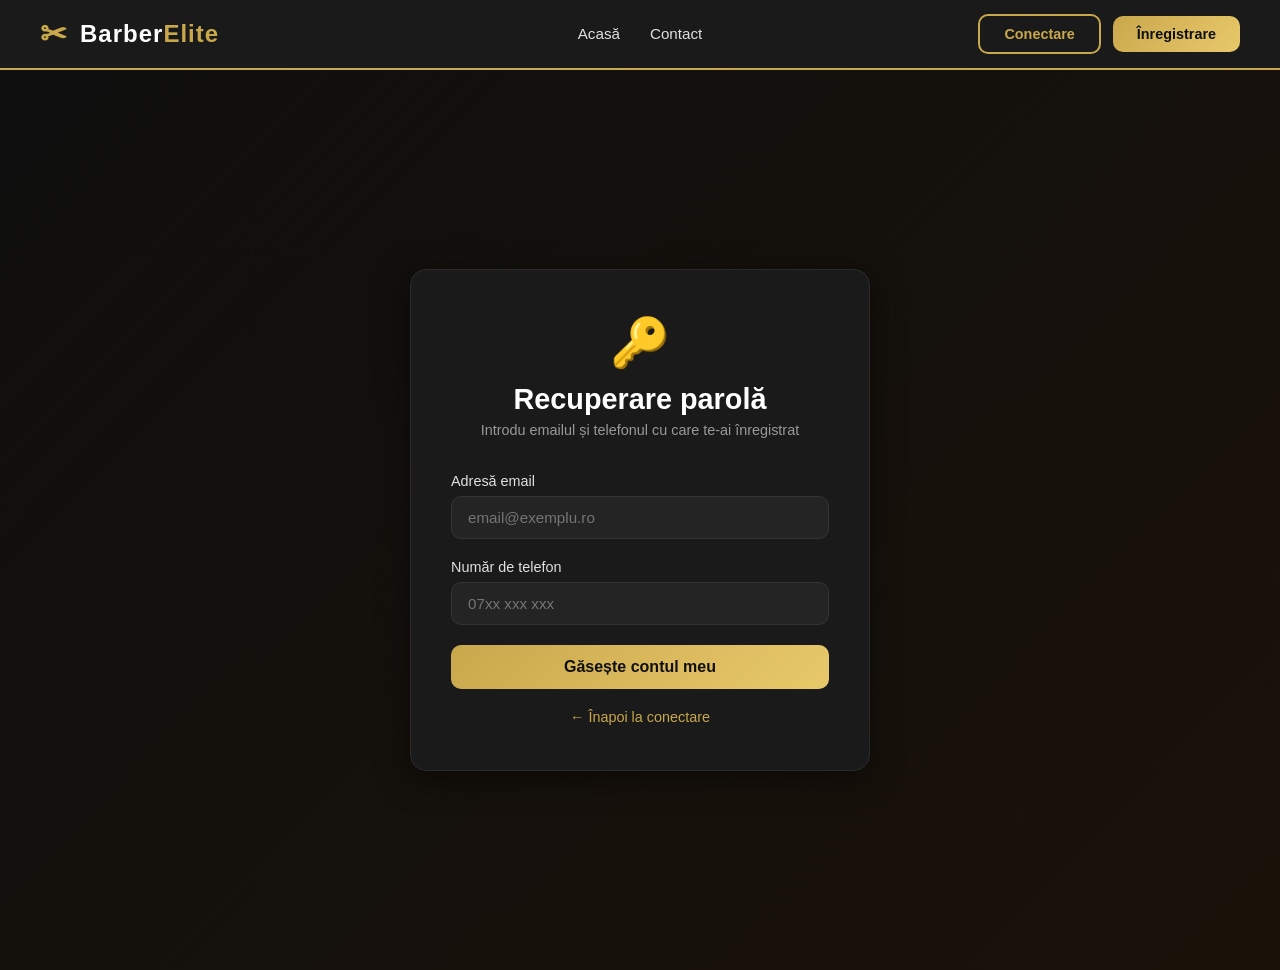
<file: forgot-password.html>
<!DOCTYPE html>
<html lang="ro">
<head>
  <meta charset="UTF-8" />
  <meta name="viewport" content="width=device-width, initial-scale=1.0"/>
  <title>Recuperare Parolă – BarberElite</title>
  <link rel="stylesheet" href="css/style.css"/>
</head>
<body>

<!-- NAVBAR -->
<nav>
  <div class="nav-logo">
    <span class="scissors">✂</span>
    <span>Barber<em>Elite</em></span>
  </div>
  <ul class="nav-links">
    <li><a href="index.html">Acasă</a></li>
    <li><a href="contact.html">Contact</a></li>
  </ul>
  <div class="nav-auth" id="nav-auth">
    <a href="login.html" class="btn btn-outline">Conectare</a>
    <a href="register.html" class="btn btn-gold">Înregistrare</a>
  </div>
</nav>

<!-- RECUPERARE PAROLĂ -->
<div class="form-page">
  <div class="form-card">
    <div class="form-card-header">
      <div class="form-icon">🔑</div>
      <h2>Recuperare parolă</h2>
      <p>Introdu emailul și telefonul cu care te-ai înregistrat</p>
    </div>

    <div class="alert alert-error"   id="alert-error"></div>

    <!-- PASUL 1: Formular verificare -->
    <div id="step-1">
      <form id="recover-form">
        <div class="form-group">
          <label for="email">Adresă email</label>
          <input type="email" id="email" placeholder="email@exemplu.ro" required />
        </div>
        <div class="form-group">
          <label for="telefon">Număr de telefon</label>
          <input type="tel" id="telefon" placeholder="07xx xxx xxx" required />
        </div>
        <button type="submit" class="btn btn-gold btn-full">Găsește contul meu</button>
      </form>
    </div>

    <!-- PASUL 2: Afișare parolă -->
    <div id="step-2" style="display:none; text-align:center;">
      <div class="alert alert-success show" id="alert-success">
        ✅ Cont găsit! Parola ta este:
      </div>
      <div class="password-box">
        <div class="label">Parola contului tău BarberElite</div>
        <div class="password-value" id="parola-afisata"></div>
      </div>
      <p style="color:var(--text-muted); font-size:0.85rem; margin-bottom:20px;">
        ⚠ Notează parola și păstreaz-o în siguranță.
      </p>
      <a href="login.html" class="btn btn-gold btn-full">Mergi la conectare</a>
    </div>

    <div class="form-footer">
      <a href="login.html">← Înapoi la conectare</a>
    </div>
  </div>
</div>

<script src="js/auth.js"></script>
<script>
  document.getElementById('recover-form').addEventListener('submit', function(e) {
    e.preventDefault();
    const email   = document.getElementById('email').value.trim();
    const telefon = document.getElementById('telefon').value.trim();

    const errEl = document.getElementById('alert-error');
    errEl.classList.remove('show');

    const result = recoverPassword(email, telefon);
    if (!result.success) {
      errEl.textContent = result.message;
      errEl.classList.add('show');
    } else {
      document.getElementById('step-1').style.display = 'none';
      document.getElementById('parola-afisata').textContent = result.parola;
      document.getElementById('step-2').style.display = 'block';
    }
  });
</script>
</body>
</html>
</file>
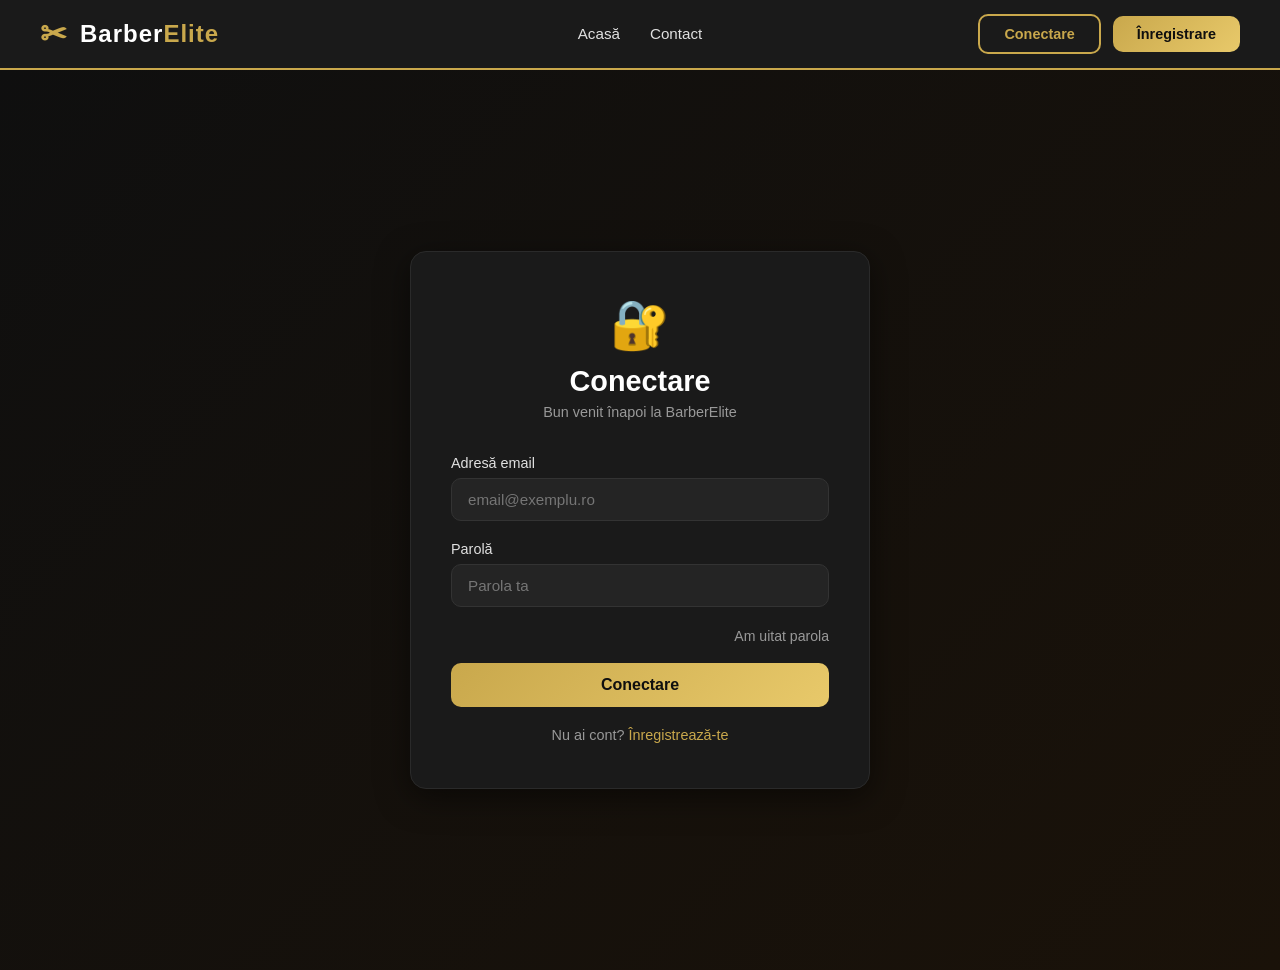
<file: login.html>
<!DOCTYPE html>
<html lang="ro">
<head>
  <meta charset="UTF-8" />
  <meta name="viewport" content="width=device-width, initial-scale=1.0"/>
  <title>Conectare – BarberElite</title>
  <link rel="stylesheet" href="css/style.css"/>
  <style>
    /* ===== CONTURI SALVATE ===== */
    .saved-accounts {
      margin-bottom: 18px;
    }

    .saved-accounts-label {
      font-size: 0.78rem;
      color: var(--text-muted);
      margin-bottom: 8px;
      text-transform: uppercase;
      letter-spacing: 0.5px;
    }

    .saved-account-item {
      display: flex;
      align-items: center;
      gap: 12px;
      padding: 10px 14px;
      background: var(--dark3);
      border: 1.5px solid #2a2a2a;
      border-radius: var(--radius);
      cursor: pointer;
      transition: all 0.25s;
      margin-bottom: 8px;
      position: relative;
    }

    .saved-account-item:hover {
      border-color: var(--gold);
      background: rgba(201,168,76,0.07);
    }

    .saved-account-avatar {
      width: 38px;
      height: 38px;
      border-radius: 50%;
      background: linear-gradient(135deg, var(--gold), var(--gold-light));
      display: flex;
      align-items: center;
      justify-content: center;
      font-size: 0.9rem;
      font-weight: 700;
      color: var(--dark);
      flex-shrink: 0;
    }

    .saved-account-info { flex: 1; min-width: 0; }

    .saved-account-name {
      color: var(--white);
      font-size: 0.92rem;
      font-weight: 600;
      white-space: nowrap;
      overflow: hidden;
      text-overflow: ellipsis;
    }

    .saved-account-email {
      color: var(--text-muted);
      font-size: 0.78rem;
      white-space: nowrap;
      overflow: hidden;
      text-overflow: ellipsis;
    }

    .saved-account-arrow {
      color: var(--gold);
      font-size: 1rem;
      flex-shrink: 0;
    }

    .saved-account-remove {
      position: absolute;
      top: 6px; right: 6px;
      background: transparent;
      border: none;
      color: #555;
      font-size: 0.85rem;
      cursor: pointer;
      padding: 2px 5px;
      border-radius: 4px;
      line-height: 1;
      transition: color 0.2s;
      display: none;
    }

    .saved-account-item:hover .saved-account-remove { display: block; }
    .saved-account-remove:hover { color: var(--danger); }

    .form-divider {
      display: flex;
      align-items: center;
      gap: 12px;
      margin: 16px 0;
      color: var(--text-muted);
      font-size: 0.82rem;
    }

    .form-divider::before,
    .form-divider::after {
      content: '';
      flex: 1;
      height: 1px;
      background: #2a2a2a;
    }
  </style>
</head>
<body>

<!-- NAVBAR -->
<nav>
  <div class="nav-logo">
    <span class="scissors">✂</span>
    <span>Barber<em>Elite</em></span>
  </div>
  <ul class="nav-links">
    <li><a href="index.html">Acasă</a></li>
    <li><a href="contact.html">Contact</a></li>
  </ul>
  <div class="nav-auth" id="nav-auth">
    <a href="login.html" class="btn btn-outline">Conectare</a>
    <a href="register.html" class="btn btn-gold">Înregistrare</a>
  </div>
</nav>

<!-- FORMULAR LOGIN -->
<div class="form-page">
  <div class="form-card">
    <div class="form-card-header">
      <div class="form-icon">🔐</div>
      <h2>Conectare</h2>
      <p>Bun venit înapoi la BarberElite</p>
    </div>

    <div class="alert alert-error"   id="alert-error"></div>
    <div class="alert alert-success" id="alert-success"></div>

    <!-- CONTURI SALVATE (apare doar dacă există) -->
    <div id="saved-accounts-section" style="display:none;">
      <div class="saved-accounts-label">Conturile tale</div>
      <div id="saved-accounts-list"></div>
      <div class="form-divider">sau intră cu alt cont</div>
    </div>

    <!-- FORMULAR -->
    <form id="login-form">
      <div class="form-group">
        <label for="email">Adresă email</label>
        <input type="email" id="email" placeholder="email@exemplu.ro" required autocomplete="email" />
      </div>
      <div class="form-group">
        <label for="parola">Parolă</label>
        <input type="password" id="parola" placeholder="Parola ta" required autocomplete="current-password" />
      </div>

      <div style="text-align:right; margin-bottom:18px;">
        <a href="forgot-password.html" style="font-size:0.88rem; color:var(--text-muted);">
          Am uitat parola
        </a>
      </div>

      <button type="submit" class="btn btn-gold btn-full">Conectare</button>
    </form>

    <div class="form-footer">
      Nu ai cont? <a href="register.html">Înregistrează-te</a>
    </div>
  </div>
</div>

<script src="js/auth.js"></script>
<script>
  // Dacă e deja logat, redirecționează
  if (getSession()) window.location.href = 'cont.html';

  const SAVED_KEY = 'barberelite_saved_accounts';

  // Citire/scriere conturi salvate
  function getSavedAccounts() {
    return JSON.parse(localStorage.getItem(SAVED_KEY) || '[]');
  }

  function saveSavedAccounts(list) {
    localStorage.setItem(SAVED_KEY, JSON.stringify(list));
  }

  function addSavedAccount(user) {
    let list = getSavedAccounts();
    // Evită duplicate după email
    list = list.filter(a => a.email !== user.email);
    // Adaugă la început
    list.unshift({ nume: user.nume, email: user.email });
    // Păstrează max 5 conturi
    list = list.slice(0, 5);
    saveSavedAccounts(list);
  }

  function removeSavedAccount(email) {
    const list = getSavedAccounts().filter(a => a.email !== email);
    saveSavedAccounts(list);
    renderSavedAccounts();
  }

  // Generare inițiale pentru avatar
  function getInitials(nume) {
    return nume.split(' ').map(w => w[0]).join('').toUpperCase().slice(0, 2);
  }

  // Randare conturi salvate
  function renderSavedAccounts() {
    const list = getSavedAccounts();
    const section = document.getElementById('saved-accounts-section');
    const container = document.getElementById('saved-accounts-list');

    if (!list.length) {
      section.style.display = 'none';
      return;
    }

    section.style.display = 'block';
    container.innerHTML = list.map(acc => `
      <div class="saved-account-item" onclick="selectAccount('${acc.email}')">
        <div class="saved-account-avatar">${getInitials(acc.nume)}</div>
        <div class="saved-account-info">
          <div class="saved-account-name">${acc.nume}</div>
          <div class="saved-account-email">${acc.email}</div>
        </div>
        <div class="saved-account-arrow">→</div>
        <button class="saved-account-remove" onclick="event.stopPropagation(); removeSavedAccount('${acc.email}')" title="Șterge din listă">✕</button>
      </div>
    `).join('');
  }

  // Click pe un cont salvat → completează emailul și focus pe parolă
  function selectAccount(email) {
    document.getElementById('email').value = email;
    document.getElementById('parola').value = '';
    document.getElementById('parola').focus();
    // Scroll la formular
    document.getElementById('login-form').scrollIntoView({ behavior: 'smooth', block: 'nearest' });
  }

  // Submit login
  document.getElementById('login-form').addEventListener('submit', function(e) {
    e.preventDefault();
    const email  = document.getElementById('email').value.trim();
    const parola = document.getElementById('parola').value;

    const errEl = document.getElementById('alert-error');
    const sucEl = document.getElementById('alert-success');
    errEl.classList.remove('show');
    sucEl.classList.remove('show');

    const result = login(email, parola);
    if (!result.success) {
      errEl.textContent = result.message;
      errEl.classList.add('show');
    } else {
      // Salvează contul în lista de conturi cunoscute
      addSavedAccount(result.user);

      sucEl.textContent = 'Conectare reușită! Se încarcă contul tău...';
      sucEl.classList.add('show');
      setTimeout(() => window.location.href = 'cont.html', 1500);
    }
  });

  // Inițializare la încărcarea paginii
  renderSavedAccounts();
</script>
</body>
</html>
</file>
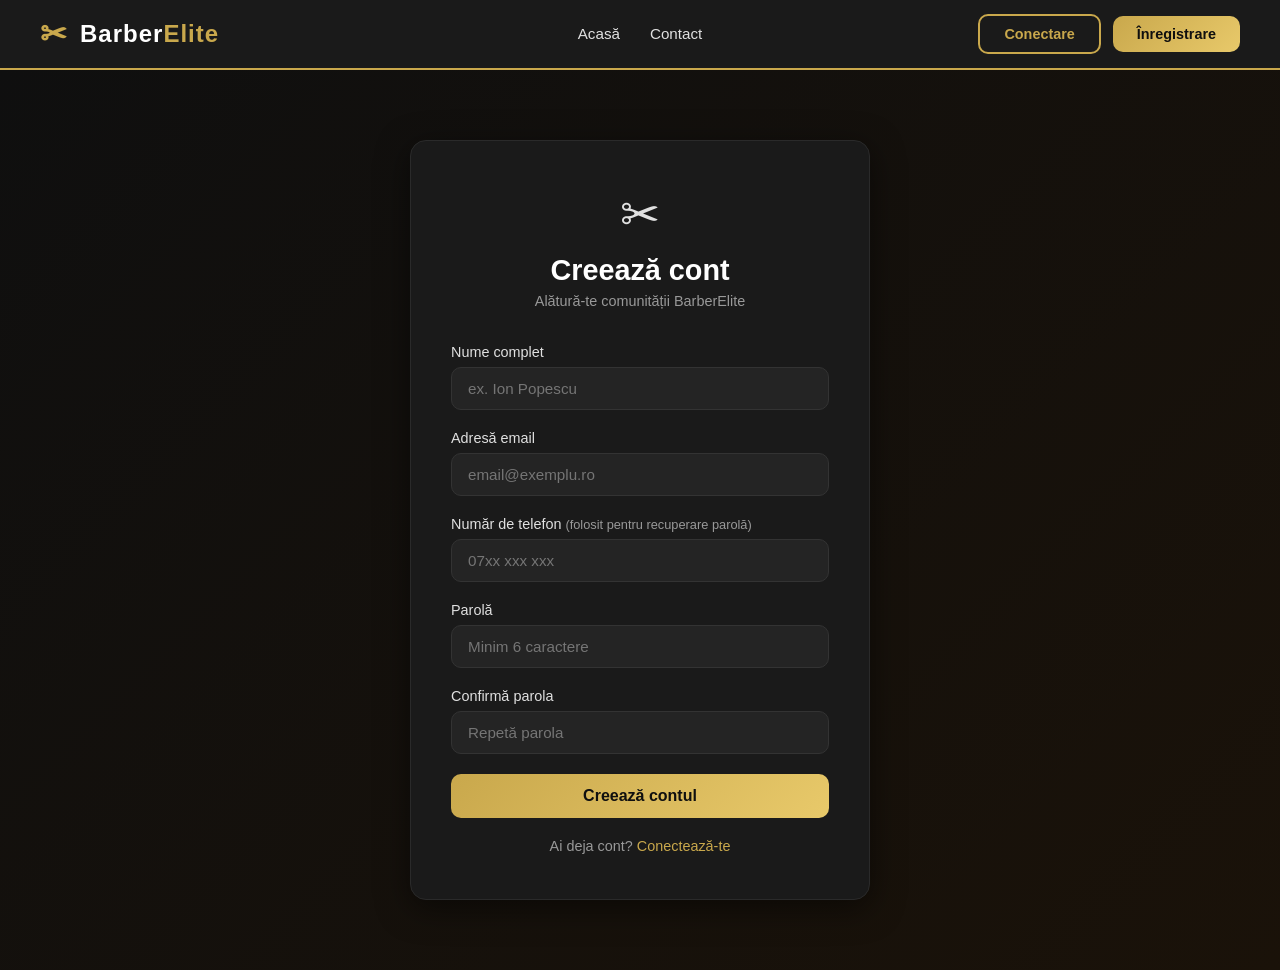
<file: register.html>
<!DOCTYPE html>
<html lang="ro">
<head>
  <meta charset="UTF-8" />
  <meta name="viewport" content="width=device-width, initial-scale=1.0"/>
  <title>Înregistrare – BarberElite</title>
  <link rel="stylesheet" href="css/style.css"/>
</head>
<body>

<!-- NAVBAR -->
<nav>
  <div class="nav-logo">
    <span class="scissors">✂</span>
    <span>Barber<em>Elite</em></span>
  </div>
  <ul class="nav-links">
    <li><a href="index.html">Acasă</a></li>
    <li><a href="contact.html">Contact</a></li>
  </ul>
  <div class="nav-auth" id="nav-auth">
    <a href="login.html" class="btn btn-outline">Conectare</a>
    <a href="register.html" class="btn btn-gold">Înregistrare</a>
  </div>
</nav>

<!-- FORMULAR ÎNREGISTRARE -->
<div class="form-page">
  <div class="form-card">
    <div class="form-card-header">
      <div class="form-icon">✂</div>
      <h2>Creează cont</h2>
      <p>Alătură-te comunității BarberElite</p>
    </div>

    <div class="alert alert-error" id="alert-error"></div>
    <div class="alert alert-success" id="alert-success"></div>

    <form id="register-form">
      <div class="form-group">
        <label for="nume">Nume complet</label>
        <input type="text" id="nume" placeholder="ex. Ion Popescu" required />
      </div>
      <div class="form-group">
        <label for="email">Adresă email</label>
        <input type="email" id="email" placeholder="email@exemplu.ro" required />
      </div>
      <div class="form-group">
        <label for="telefon">Număr de telefon <span style="color:var(--text-muted);font-size:0.8rem;">(folosit pentru recuperare parolă)</span></label>
        <input type="tel" id="telefon" placeholder="07xx xxx xxx" required />
      </div>
      <div class="form-group">
        <label for="parola">Parolă</label>
        <input type="password" id="parola" placeholder="Minim 6 caractere" required minlength="6" />
      </div>
      <div class="form-group">
        <label for="parola2">Confirmă parola</label>
        <input type="password" id="parola2" placeholder="Repetă parola" required />
      </div>

      <button type="submit" class="btn btn-gold btn-full">Creează contul</button>
    </form>

    <div class="form-footer">
      Ai deja cont? <a href="login.html">Conectează-te</a>
    </div>
  </div>
</div>

<script src="js/auth.js"></script>
<script>
  document.getElementById('register-form').addEventListener('submit', function(e) {
    e.preventDefault();
    const nume    = document.getElementById('nume').value.trim();
    const email   = document.getElementById('email').value.trim();
    const telefon = document.getElementById('telefon').value.trim();
    const parola  = document.getElementById('parola').value;
    const parola2 = document.getElementById('parola2').value;

    const errEl = document.getElementById('alert-error');
    const sucEl = document.getElementById('alert-success');
    errEl.classList.remove('show');
    sucEl.classList.remove('show');

    if (parola !== parola2) {
      errEl.textContent = 'Parolele nu se potrivesc.';
      errEl.classList.add('show');
      return;
    }

    const result = register(nume, email, telefon, parola);
    if (!result.success) {
      errEl.textContent = result.message;
      errEl.classList.add('show');
    } else {
      sucEl.textContent = result.message + ' Vei fi redirecționat...';
      sucEl.classList.add('show');
      this.reset();
      setTimeout(() => window.location.href = 'login.html', 2000);
    }
  });
</script>
</body>
</html>
</file>
<file: css/style.css>
/* ===== RESET & BASE ===== */
* {
  margin: 0;
  padding: 0;
  box-sizing: border-box;
}

:root {
  --gold: #c9a84c;
  --gold-light: #e8c96a;
  --dark: #0f0f0f;
  --dark2: #1a1a1a;
  --dark3: #242424;
  --text: #e0e0e0;
  --text-muted: #999;
  --white: #ffffff;
  --danger: #e05c5c;
  --success: #5cb85c;
  --radius: 10px;
  --shadow: 0 8px 32px rgba(0,0,0,0.5);
}

body {
  font-family: 'Segoe UI', Tahoma, Geneva, Verdana, sans-serif;
  background-color: var(--dark);
  color: var(--text);
  min-height: 100vh;
}

a {
  text-decoration: none;
  color: var(--gold);
  transition: color 0.3s;
}

a:hover { color: var(--gold-light); }

img { max-width: 100%; }

/* ===== NAVBAR ===== */
nav {
  background: var(--dark2);
  border-bottom: 2px solid var(--gold);
  padding: 0 40px;
  display: grid;
  grid-template-columns: 1fr auto 1fr;
  align-items: center;
  height: 70px;
  position: sticky;
  top: 0;
  z-index: 100;
}

.nav-logo {
  display: flex;
  align-items: center;
  gap: 12px;
}

.nav-links {
  display: flex;
  gap: 30px;
  list-style: none;
  justify-content: center;
}

.nav-auth {
  display: flex;
  gap: 12px;
  align-items: center;
  justify-content: flex-end;
}

.nav-logo .scissors {
  font-size: 2rem;
  color: var(--gold);
}

.nav-logo span {
  font-size: 1.5rem;
  font-weight: 700;
  color: var(--white);
  letter-spacing: 1px;
}

.nav-logo span em {
  color: var(--gold);
  font-style: normal;
}

.nav-links {
  display: flex;
  gap: 30px;
  list-style: none;
}

.nav-links a {
  color: var(--text);
  font-size: 0.95rem;
  font-weight: 500;
  padding: 6px 0;
  border-bottom: 2px solid transparent;
  transition: all 0.3s;
}

.nav-links a:hover,
.nav-links a.active {
  color: var(--gold);
  border-bottom-color: var(--gold);
}

.nav-auth {
  display: flex;
  gap: 12px;
  align-items: center;
}

#nav-user-info {
  color: var(--gold);
  font-weight: 600;
  font-size: 0.9rem;
}

/* ===== BUTTONS ===== */
.btn {
  padding: 10px 24px;
  border: none;
  border-radius: var(--radius);
  font-size: 0.9rem;
  font-weight: 600;
  cursor: pointer;
  transition: all 0.3s;
  display: inline-block;
  text-align: center;
}

.btn-gold {
  background: linear-gradient(135deg, var(--gold), var(--gold-light));
  color: var(--dark);
}

.btn-gold:hover {
  transform: translateY(-2px);
  box-shadow: 0 6px 20px rgba(201,168,76,0.5);
  color: var(--dark);
}

.btn-outline {
  background: transparent;
  border: 2px solid var(--gold);
  color: var(--gold);
}

.btn-outline:hover {
  background: var(--gold);
  color: var(--dark);
}

.btn-danger {
  background: var(--danger);
  color: white;
}

.btn-danger:hover {
  background: #c04a4a;
}

.btn-full {
  width: 100%;
  padding: 13px;
  font-size: 1rem;
}

/* ===== HERO ===== */
.hero {
  position: relative;
  min-height: 90vh;
  display: flex;
  align-items: center;
  justify-content: center;
  text-align: center;
  background: linear-gradient(135deg, #0f0f0f 0%, #1a1209 50%, #0f0f0f 100%);
  overflow: hidden;
}

.hero::before {
  content: '';
  position: absolute;
  top: 0; left: 0; right: 0; bottom: 0;
  background: url('https://images.unsplash.com/photo-1585747860715-2ba37e788b70?w=1400') center/cover no-repeat;
  opacity: 0.15;
}

.hero-content {
  position: relative;
  z-index: 1;
  max-width: 700px;
  padding: 40px 20px;
}

.hero-badge {
  display: inline-block;
  background: rgba(201,168,76,0.15);
  border: 1px solid var(--gold);
  color: var(--gold);
  padding: 6px 18px;
  border-radius: 50px;
  font-size: 0.85rem;
  letter-spacing: 2px;
  text-transform: uppercase;
  margin-bottom: 20px;
}

.hero h1 {
  font-size: 3.5rem;
  font-weight: 800;
  color: var(--white);
  line-height: 1.2;
  margin-bottom: 20px;
}

.hero h1 span { color: var(--gold); }

.hero p {
  font-size: 1.15rem;
  color: var(--text-muted);
  margin-bottom: 35px;
  line-height: 1.7;
}

.hero-btns {
  display: flex;
  gap: 15px;
  justify-content: center;
  flex-wrap: wrap;
}

/* ===== SECTIONS ===== */
section {
  padding: 80px 40px;
}

.section-title {
  text-align: center;
  margin-bottom: 50px;
}

.section-title h2 {
  font-size: 2.2rem;
  font-weight: 700;
  color: var(--white);
  margin-bottom: 10px;
}

.section-title h2 span { color: var(--gold); }

.section-title p {
  color: var(--text-muted);
  font-size: 1rem;
  max-width: 500px;
  margin: 0 auto;
}

.gold-line {
  width: 60px;
  height: 3px;
  background: var(--gold);
  margin: 12px auto 0;
  border-radius: 2px;
}

/* ===== SERVICES GRID ===== */
.services-grid {
  display: grid;
  grid-template-columns: repeat(auto-fit, minmax(220px, 1fr));
  gap: 25px;
  max-width: 1100px;
  margin: 0 auto;
}

.service-card {
  background: var(--dark2);
  border: 1px solid #2a2a2a;
  border-radius: var(--radius);
  padding: 35px 25px;
  text-align: center;
  transition: all 0.3s;
  position: relative;
  overflow: hidden;
}

.service-card::before {
  content: '';
  position: absolute;
  bottom: 0; left: 0; right: 0;
  height: 3px;
  background: linear-gradient(90deg, var(--gold), var(--gold-light));
  transform: scaleX(0);
  transition: transform 0.3s;
}

.service-card:hover { border-color: var(--gold); transform: translateY(-5px); }
.service-card:hover::before { transform: scaleX(1); }

.service-icon {
  font-size: 2.5rem;
  margin-bottom: 15px;
}

.service-card h3 {
  color: var(--white);
  font-size: 1.1rem;
  margin-bottom: 8px;
}

.service-card p {
  color: var(--text-muted);
  font-size: 0.9rem;
  line-height: 1.6;
  margin-bottom: 15px;
}

.service-price {
  color: var(--gold);
  font-size: 1.3rem;
  font-weight: 700;
}

/* ===== ABOUT SECTION ===== */
.about-section {
  background: var(--dark2);
}

.about-inner {
  display: flex;
  align-items: center;
  gap: 60px;
  max-width: 1100px;
  margin: 0 auto;
}

.about-img {
  flex: 1;
  min-width: 280px;
}

.about-img-frame {
  position: relative;
  border-radius: var(--radius);
  overflow: hidden;
  border: 3px solid var(--gold);
}

.about-img-frame img {
  width: 100%;
  height: 350px;
  object-fit: cover;
  display: block;
}

.about-text { flex: 1; }
.about-text h2 { font-size: 2rem; color: var(--white); margin-bottom: 15px; }
.about-text h2 span { color: var(--gold); }
.about-text p { color: var(--text-muted); line-height: 1.8; margin-bottom: 12px; }

.about-stats {
  display: flex;
  gap: 30px;
  margin-top: 25px;
}

.stat { text-align: center; }
.stat-num { font-size: 2rem; font-weight: 800; color: var(--gold); }
.stat-label { font-size: 0.8rem; color: var(--text-muted); }

/* ===== GALLERY PREVIEW ===== */
.gallery-grid {
  display: grid;
  grid-template-columns: repeat(auto-fill, minmax(260px, 1fr));
  gap: 18px;
  max-width: 1100px;
  margin: 0 auto;
}

.gallery-item {
  position: relative;
  border-radius: var(--radius);
  overflow: hidden;
  aspect-ratio: 1;
  cursor: pointer;
}

.gallery-item img {
  width: 100%;
  height: 100%;
  object-fit: cover;
  transition: transform 0.4s;
}

.gallery-item:hover img { transform: scale(1.08); }

.gallery-overlay {
  position: absolute;
  inset: 0;
  background: rgba(0,0,0,0.6);
  display: flex;
  align-items: center;
  justify-content: center;
  opacity: 0;
  transition: opacity 0.3s;
}

.gallery-item:hover .gallery-overlay { opacity: 1; }
.gallery-overlay span { color: white; font-size: 2rem; }

/* ===== FORM PAGES ===== */
.form-page {
  min-height: 100vh;
  display: flex;
  align-items: center;
  justify-content: center;
  padding: 40px 20px;
  background: linear-gradient(135deg, var(--dark) 0%, #1a1209 100%);
}

.form-card {
  background: var(--dark2);
  border: 1px solid #2a2a2a;
  border-radius: 16px;
  padding: 45px 40px;
  width: 100%;
  max-width: 460px;
  box-shadow: var(--shadow);
}

.form-card-header {
  text-align: center;
  margin-bottom: 35px;
}

.form-card-header .form-icon {
  font-size: 3rem;
  margin-bottom: 12px;
}

.form-card-header h2 {
  font-size: 1.8rem;
  color: var(--white);
  margin-bottom: 6px;
}

.form-card-header p {
  color: var(--text-muted);
  font-size: 0.9rem;
}

.form-group {
  margin-bottom: 20px;
}

.form-group label {
  display: block;
  margin-bottom: 7px;
  color: var(--text);
  font-size: 0.9rem;
  font-weight: 500;
}

.form-group input,
.form-group select,
.form-group textarea {
  width: 100%;
  padding: 12px 16px;
  background: var(--dark3);
  border: 1.5px solid #333;
  border-radius: var(--radius);
  color: var(--text);
  font-size: 0.95rem;
  transition: border-color 0.3s;
  outline: none;
}

.form-group input:focus,
.form-group select:focus,
.form-group textarea:focus {
  border-color: var(--gold);
  box-shadow: 0 0 0 3px rgba(201,168,76,0.15);
}

.form-group textarea { resize: vertical; min-height: 120px; }

.form-footer {
  text-align: center;
  margin-top: 20px;
  color: var(--text-muted);
  font-size: 0.9rem;
}

.form-divider {
  display: flex;
  align-items: center;
  gap: 12px;
  margin: 20px 0;
  color: var(--text-muted);
  font-size: 0.85rem;
}

.form-divider::before,
.form-divider::after {
  content: '';
  flex: 1;
  height: 1px;
  background: #333;
}

/* ===== ALERT MESSAGES ===== */
.alert {
  padding: 12px 16px;
  border-radius: var(--radius);
  margin-bottom: 18px;
  font-size: 0.9rem;
  display: none;
}

.alert-error { background: rgba(224,92,92,0.15); border: 1px solid var(--danger); color: var(--danger); }
.alert-success { background: rgba(92,184,92,0.15); border: 1px solid var(--success); color: var(--success); }
.alert-info { background: rgba(201,168,76,0.15); border: 1px solid var(--gold); color: var(--gold); }
.alert.show { display: block; }

/* ===== CONTACT PAGE ===== */
.contact-page {
  max-width: 1100px;
  margin: 0 auto;
  padding: 80px 40px;
}

.contact-grid {
  display: grid;
  grid-template-columns: 1fr 1.4fr;
  gap: 50px;
  margin-top: 50px;
}

.contact-info h3 {
  color: var(--gold);
  font-size: 1.2rem;
  margin-bottom: 20px;
}

.contact-item {
  display: flex;
  gap: 15px;
  margin-bottom: 25px;
  align-items: flex-start;
}

.contact-item-icon {
  font-size: 1.5rem;
  color: var(--gold);
  flex-shrink: 0;
  width: 45px;
  height: 45px;
  background: rgba(201,168,76,0.1);
  border-radius: 50%;
  display: flex;
  align-items: center;
  justify-content: center;
}

.contact-item-text h4 {
  color: var(--white);
  font-size: 0.95rem;
  margin-bottom: 3px;
}

.contact-item-text p {
  color: var(--text-muted);
  font-size: 0.9rem;
}

.hours-table { width: 100%; border-collapse: collapse; margin-top: 10px; }
.hours-table td { padding: 5px 0; color: var(--text-muted); font-size: 0.9rem; }
.hours-table td:last-child { text-align: right; color: var(--text); }

.contact-form-card {
  background: var(--dark2);
  border: 1px solid #2a2a2a;
  border-radius: 16px;
  padding: 35px;
}

.contact-form-card h3 {
  color: var(--white);
  font-size: 1.3rem;
  margin-bottom: 25px;
}

/* ===== FOOTER ===== */
footer {
  background: var(--dark2);
  border-top: 1px solid #2a2a2a;
  padding: 40px;
  text-align: center;
}

.footer-inner {
  max-width: 1100px;
  margin: 0 auto;
}

.footer-logo {
  font-size: 1.6rem;
  font-weight: 700;
  color: var(--white);
  margin-bottom: 10px;
}

.footer-logo span { color: var(--gold); }

footer p {
  color: var(--text-muted);
  font-size: 0.85rem;
  margin-top: 10px;
}

.footer-links {
  display: flex;
  justify-content: center;
  gap: 25px;
  list-style: none;
  margin: 15px 0;
}

/* ===== DASHBOARD (după login) ===== */
.dashboard {
  max-width: 700px;
  margin: 60px auto;
  padding: 0 20px;
}

.dashboard-card {
  background: var(--dark2);
  border: 1px solid #2a2a2a;
  border-radius: 16px;
  padding: 40px;
  text-align: center;
}

.dashboard-avatar {
  width: 90px;
  height: 90px;
  border-radius: 50%;
  background: linear-gradient(135deg, var(--gold), var(--gold-light));
  display: flex;
  align-items: center;
  justify-content: center;
  font-size: 2.5rem;
  margin: 0 auto 20px;
  color: var(--dark);
  font-weight: 700;
}

.dashboard-card h2 { color: var(--white); margin-bottom: 5px; }
.dashboard-card .email { color: var(--text-muted); margin-bottom: 25px; font-size: 0.9rem; }

/* ===== PASSWORD REVEAL BOX ===== */
.password-box {
  background: var(--dark3);
  border: 2px solid var(--gold);
  border-radius: var(--radius);
  padding: 20px;
  text-align: center;
  margin: 20px 0;
}

.password-box .label {
  color: var(--text-muted);
  font-size: 0.85rem;
  margin-bottom: 8px;
}

.password-box .password-value {
  font-size: 1.4rem;
  font-weight: 700;
  color: var(--gold);
  letter-spacing: 2px;
  word-break: break-all;
}

/* ===== PLACEHOLDER POZE LIPSĂ ===== */
.gallery-item img[src=""],
.gallery-item img:not([src]) {
  display: none;
}

.gallery-placeholder {
  width: 100%;
  height: 100%;
  background: var(--dark3);
  border: 2px dashed #333;
  border-radius: var(--radius);
  display: flex;
  flex-direction: column;
  align-items: center;
  justify-content: center;
  gap: 10px;
  color: #444;
  font-size: 0.85rem;
  pointer-events: none;
}

.gallery-placeholder .ph-icon { font-size: 2rem; opacity: 0.4; }
.gallery-placeholder .ph-text { opacity: 0.5; }

/* ===== RESPONSIVE MOBIL ===== */
@media (max-width: 768px) {

  /* Navbar */
  nav {
    padding: 0 16px;
    display: flex;
    justify-content: space-between;
    align-items: center;
    height: 60px;
    grid-template-columns: unset;
  }

  .nav-links { display: none; }

  .nav-auth { display: none; }

  /* Hamburger button */
  .hamburger {
    display: flex;
    flex-direction: column;
    gap: 5px;
    cursor: pointer;
    padding: 5px;
    z-index: 200;
  }

  .hamburger span {
    display: block;
    width: 25px;
    height: 2px;
    background: var(--gold);
    border-radius: 2px;
    transition: all 0.3s;
  }

  /* Mobile menu overlay */
  .mobile-menu {
    display: none;
    position: fixed;
    inset: 0;
    background: rgba(0,0,0,0.97);
    z-index: 150;
    flex-direction: column;
    align-items: center;
    justify-content: center;
    gap: 10px;
  }

  .mobile-menu.open { display: flex; }

  .mobile-menu-close {
    position: absolute;
    top: 20px; right: 24px;
    font-size: 2rem;
    color: var(--text-muted);
    cursor: pointer;
    line-height: 1;
  }

  .mobile-menu a, .mobile-menu button {
    display: block;
    text-align: center;
    font-size: 1.3rem;
    font-weight: 600;
    color: var(--white);
    padding: 14px 40px;
    border-radius: var(--radius);
    width: 260px;
    transition: all 0.2s;
    border: none;
    background: transparent;
    cursor: pointer;
  }

  .mobile-menu a:hover { color: var(--gold); }

  .mobile-menu .divider {
    width: 60px;
    height: 1px;
    background: #2a2a2a;
    margin: 10px 0;
  }

  .mobile-menu .btn-gold {
    background: linear-gradient(135deg, var(--gold), var(--gold-light));
    color: var(--dark);
    font-size: 1rem;
  }

  .mobile-menu .btn-outline {
    border: 2px solid var(--gold);
    color: var(--gold);
    font-size: 1rem;
  }

  .mobile-menu .btn-danger {
    background: var(--danger);
    color: white;
    font-size: 1rem;
  }

  .mobile-menu .user-greeting {
    color: var(--gold);
    font-size: 1rem;
    margin-bottom: 5px;
  }

  /* Hero */
  .hero { min-height: 75vh; }
  .hero h1 { font-size: 2.2rem; }
  .hero p { font-size: 1rem; }
  .hero-badge { font-size: 0.72rem; letter-spacing: 1px; }
  .hero-btns { flex-direction: column; align-items: center; }
  .hero-btns .btn { width: 100%; max-width: 280px; padding: 14px; }

  /* Sections */
  section { padding: 50px 16px; }
  .section-title h2 { font-size: 1.8rem; }

  /* Services */
  .services-grid { grid-template-columns: 1fr; max-width: 100%; }

  /* About */
  .about-inner { flex-direction: column; gap: 30px; }
  .about-text h2 { font-size: 1.5rem; }
  .about-stats { gap: 20px; justify-content: center; }

  /* Gallery */
  .gallery-grid { grid-template-columns: repeat(2, 1fr); gap: 10px; }

  /* Contact */
  .contact-page { padding: 40px 16px; }
  .contact-grid { grid-template-columns: 1fr; gap: 30px; }
  .contact-form-card { padding: 20px; }

  /* Forms */
  .form-card { padding: 25px 16px; }
  .form-card-header h2 { font-size: 1.4rem; }

  /* Dashboard */
  .dashboard { margin: 30px auto; }
  .dashboard-card { padding: 25px 16px; }

  /* Footer */
  footer { padding: 30px 16px; }
  .footer-links { flex-wrap: wrap; gap: 15px; }
}

/* Hamburger ascuns pe desktop */
.hamburger { display: none; }
.mobile-menu { display: none; }

@media (max-width: 400px) {
  .hero h1 { font-size: 1.8rem; }
  .gallery-grid { grid-template-columns: 1fr; }
}
</file>
